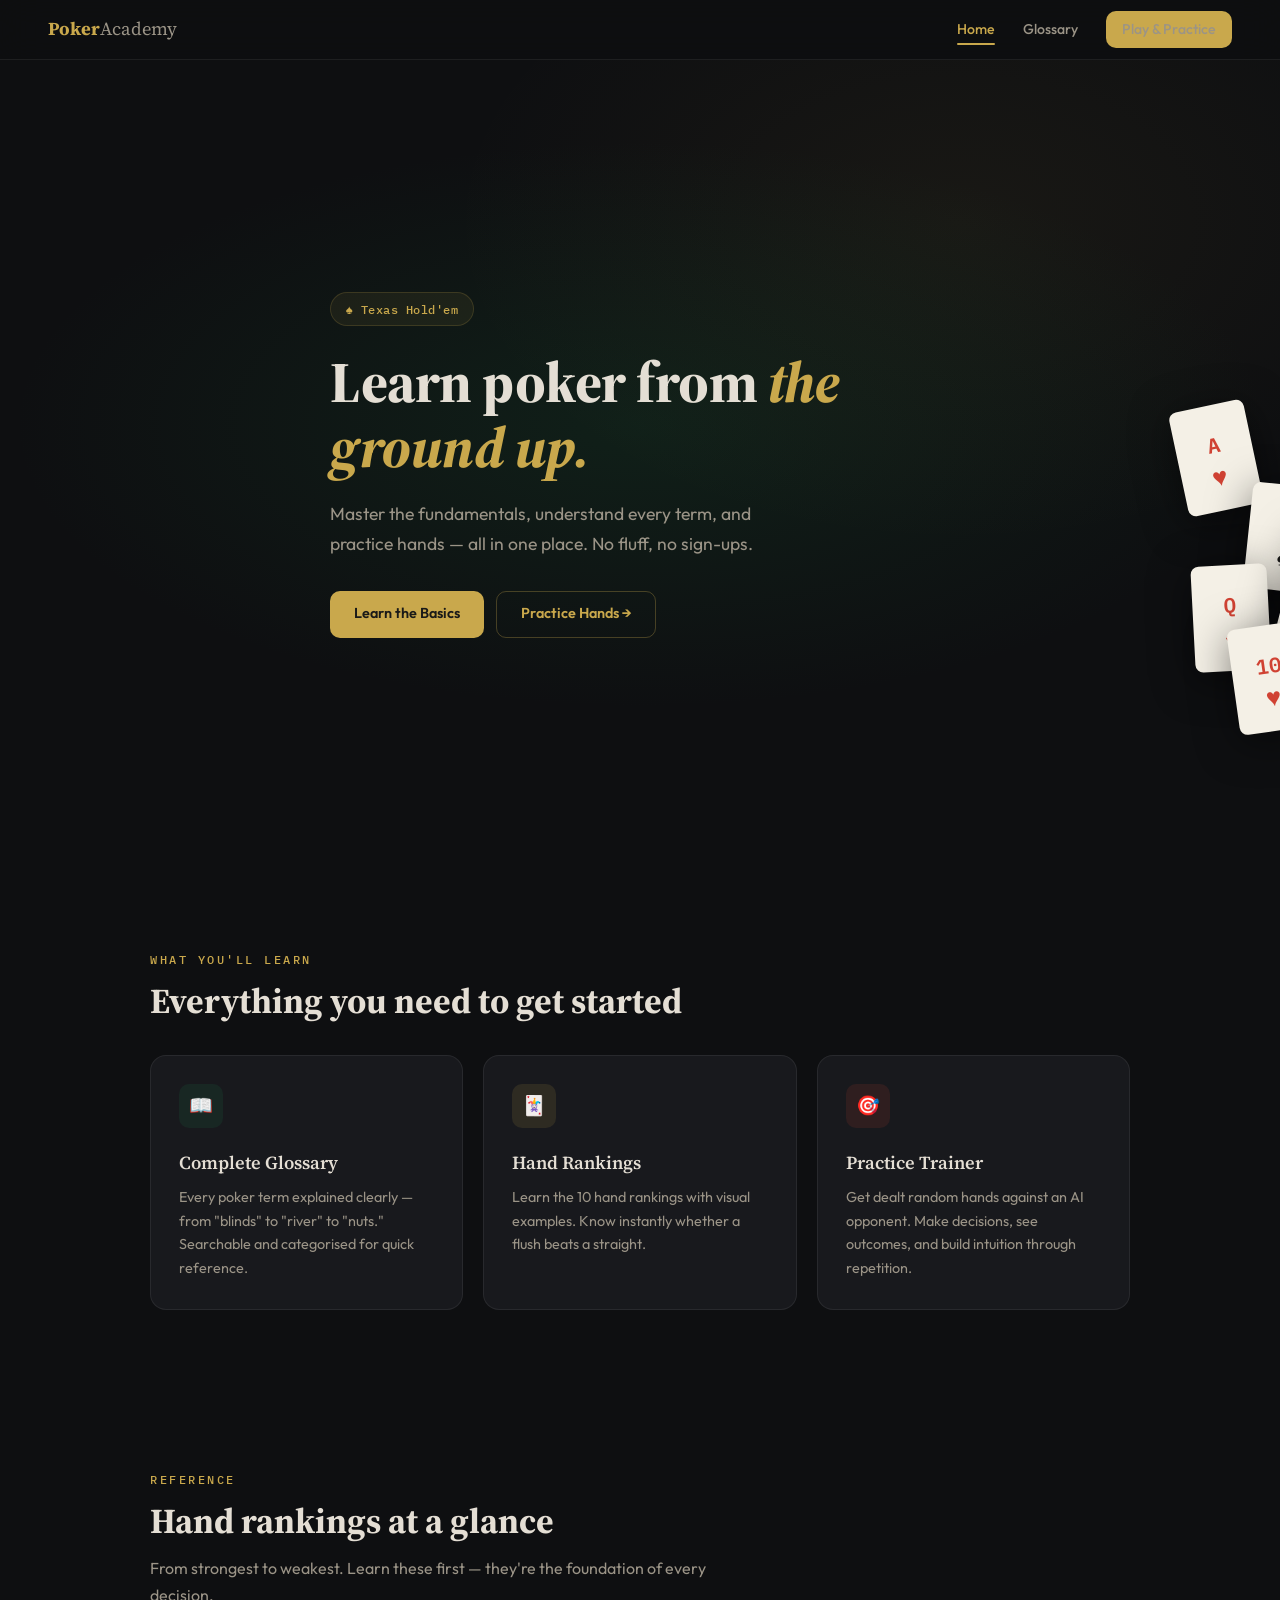
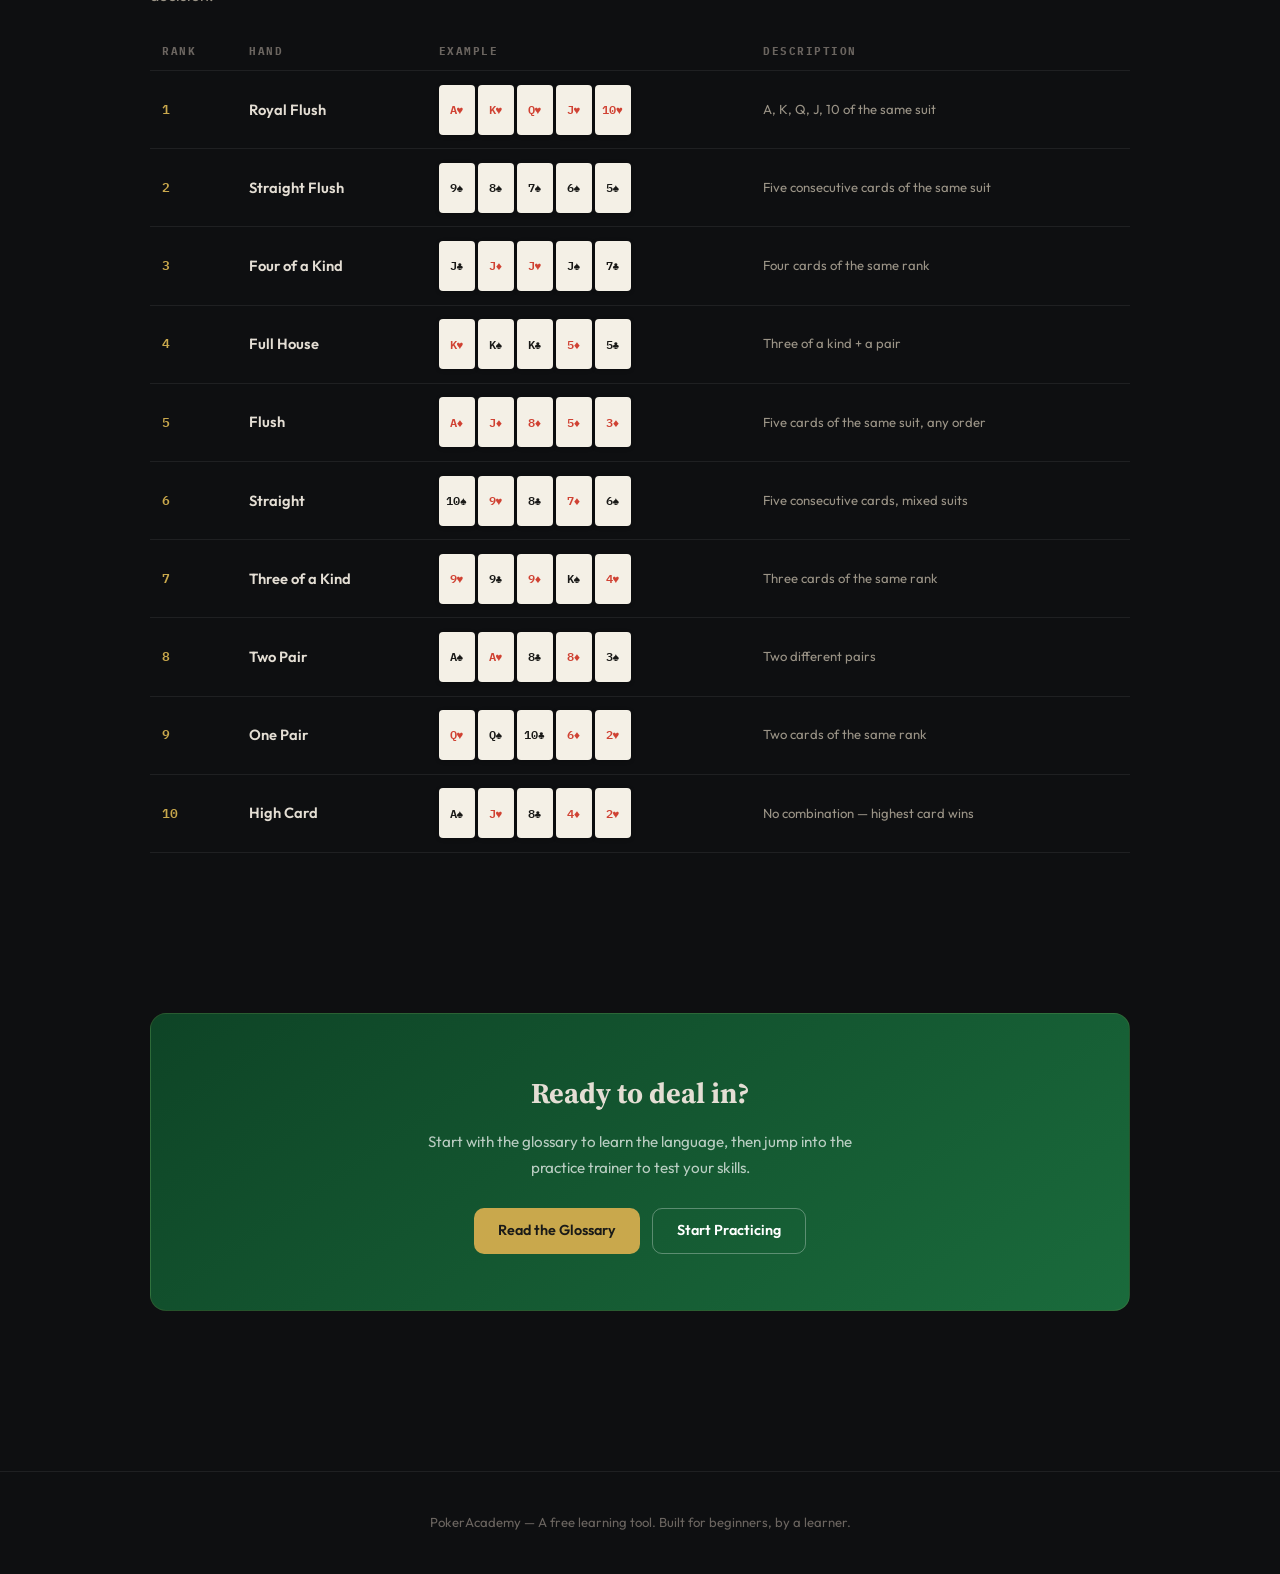
<file: index.html>
<!DOCTYPE html>
<html lang="en">
<head>
  <meta charset="UTF-8">
  <meta name="viewport" content="width=device-width, initial-scale=1.0">
  <title>Poker Academy — Learn Texas Hold'em</title>
  <link rel="stylesheet" href="style.css">
  <style>
    .hero {
      min-height: 90vh;
      display: flex;
      align-items: center;
      position: relative;
      overflow: hidden;
    }
    .hero::before {
      content: '';
      position: absolute;
      inset: 0;
      background:
        radial-gradient(ellipse 70% 50% at 50% 45%, rgba(26,107,60,0.18), transparent 70%),
        radial-gradient(ellipse 40% 40% at 75% 20%, rgba(201,168,76,0.06), transparent);
    }
    .hero-inner { position: relative; z-index: 1; max-width: 620px; }
    .hero-badge {
      display: inline-flex; align-items: center; gap: 0.5rem;
      padding: 0.35rem 0.9rem;
      background: rgba(201,168,76,0.08);
      border: 1px solid rgba(201,168,76,0.18);
      border-radius: 999px;
      font-size: 0.78rem; color: var(--gold); font-weight: 500;
      margin-bottom: 1.5rem;
      font-family: 'IBM Plex Mono', monospace; letter-spacing: 0.5px;
    }
    .hero h1 {
      font-family: 'Source Serif 4', serif;
      font-size: clamp(2.2rem, 5vw, 3.6rem);
      font-weight: 800; line-height: 1.12;
      margin-bottom: 1.25rem; letter-spacing: -0.5px;
    }
    .hero h1 em { font-style: italic; color: var(--gold); }
    .hero p { font-size: 1.1rem; color: var(--text-secondary); margin-bottom: 2rem; max-width: 480px; line-height: 1.7; }
    .hero-actions { display: flex; gap: 0.75rem; flex-wrap: wrap; }

    .hero-cards { position: absolute; right: 8%; top: 50%; transform: translateY(-50%); z-index: 1; }
    .float-card {
      width: 76px; height: 106px;
      background: var(--card-white); border-radius: 8px;
      display: flex; flex-direction: column; align-items: center; justify-content: center;
      font-family: 'IBM Plex Mono', monospace; font-size: 1.3rem; font-weight: 600;
      box-shadow: var(--shadow-lg); position: absolute;
    }
    .float-card .suit { font-size: 1.6rem; line-height: 1; margin-top: 2px; }
    .float-card:nth-child(1) { transform: rotate(-12deg); top: -60px; left: 0; color: var(--red); }
    .float-card:nth-child(2) { transform: rotate(6deg); top: 20px; left: 70px; color: #1a1a18; }
    .float-card:nth-child(3) { transform: rotate(-3deg); top: 100px; left: 15px; color: var(--red); }
    .float-card:nth-child(4) { transform: rotate(15deg); top: 70px; left: 110px; color: #1a1a18; }
    .float-card:nth-child(5) { transform: rotate(-8deg); top: 160px; left: 55px; color: var(--red); }
    @keyframes cardFloat { 0%,100%{transform:translateY(0) rotate(var(--r))} 50%{transform:translateY(-8px) rotate(var(--r))} }
    .float-card { animation: cardFloat 5s ease-in-out infinite; }
    .float-card:nth-child(1){--r:-12deg;animation-delay:0s}
    .float-card:nth-child(2){--r:6deg;animation-delay:.7s}
    .float-card:nth-child(3){--r:-3deg;animation-delay:1.4s}
    .float-card:nth-child(4){--r:15deg;animation-delay:2.1s}
    .float-card:nth-child(5){--r:-8deg;animation-delay:2.8s}

    .features { padding: 5rem 0; }
    .features-grid { display: grid; grid-template-columns: repeat(auto-fit, minmax(280px, 1fr)); gap: 1.25rem; margin-top: 2rem; }
    .feature-card .feature-icon { width: 44px; height: 44px; border-radius: var(--radius); display: flex; align-items: center; justify-content: center; font-size: 1.2rem; margin-bottom: 1.25rem; }
    .feature-card h3 { font-family: 'Source Serif 4', serif; font-size: 1.15rem; margin-bottom: 0.5rem; font-weight: 600; }
    .feature-card p { color: var(--text-secondary); font-size: 0.9rem; line-height: 1.65; }
    .icon-green { background: rgba(30,140,82,0.12); }
    .icon-gold { background: rgba(201,168,76,0.12); }
    .icon-red { background: rgba(208,66,51,0.12); }

    .quick-ranks { padding: 5rem 0; }
    .ranks-table { width: 100%; border-collapse: collapse; margin-top: 1.5rem; }
    .ranks-table th { text-align: left; padding: 0.6rem 0.75rem; font-family: 'IBM Plex Mono', monospace; font-size: 0.68rem; text-transform: uppercase; letter-spacing: 1.5px; color: var(--text-muted); border-bottom: 1px solid var(--border); }
    .ranks-table td { padding: 0.85rem 0.75rem; border-bottom: 1px solid var(--border); vertical-align: middle; }
    .ranks-table tr:hover td { background: rgba(255,255,255,0.02); }
    .rank-num { font-family: 'IBM Plex Mono', monospace; color: var(--gold); font-weight: 600; font-size: 0.82rem; }
    .rank-name { font-weight: 600; font-size: 0.92rem; }
    .rank-cards { display: flex; gap: 3px; }
    .rank-desc { color: var(--text-secondary); font-size: 0.82rem; }

    .cta-section { padding: 5rem 0; text-align: center; }
    .cta-box { background: linear-gradient(145deg, var(--felt-dark), var(--felt)); border: 1px solid rgba(201,168,76,0.12); border-radius: var(--radius-lg); padding: 3.5rem 2rem; }
    .cta-box h2 { font-family: 'Source Serif 4', serif; font-size: 1.8rem; margin-bottom: 0.75rem; font-weight: 700; }
    .cta-box p { color: rgba(255,255,255,0.7); max-width: 440px; margin: 0 auto 1.75rem; font-size: 0.95rem; }

    @media (max-width: 900px) { .hero-cards { display: none; } }
    @media (max-width: 768px) { .hide-mobile { display: none; } .mini-card { width: 28px; height: 40px; font-size: 0.6rem; } }
  </style>
</head>
<body>
<nav class="nav">
  <a href="index.html" class="nav-logo">Poker<span>Academy</span></a>
  <button class="hamburger" aria-label="Menu"><span></span><span></span><span></span></button>
  <div class="nav-links">
    <a href="index.html">Home</a>
    <a href="glossary.html">Glossary</a>
    <a href="play.html" class="btn btn-primary btn-sm">Play &amp; Practice</a>
  </div>
</nav>
<div class="page-top"></div>

<section class="hero">
  <div class="container">
    <div class="hero-inner">
      <div class="hero-badge">♠ Texas Hold'em</div>
      <h1>Learn poker from <em>the ground up.</em></h1>
      <p>Master the fundamentals, understand every term, and practice hands — all in one place. No fluff, no sign-ups.</p>
      <div class="hero-actions">
        <a href="glossary.html" class="btn btn-primary">Learn the Basics</a>
        <a href="play.html" class="btn btn-outline">Practice Hands →</a>
      </div>
    </div>
  </div>
  <div class="hero-cards" aria-hidden="true">
    <div class="float-card"><span>A</span><span class="suit">♥</span></div>
    <div class="float-card"><span>K</span><span class="suit">♠</span></div>
    <div class="float-card"><span>Q</span><span class="suit">♦</span></div>
    <div class="float-card"><span>J</span><span class="suit">♣</span></div>
    <div class="float-card"><span>10</span><span class="suit">♥</span></div>
  </div>
</section>

<section class="features"><div class="container">
  <div class="section-label">What you'll learn</div>
  <h2 class="section-title">Everything you need to get started</h2>
  <div class="features-grid">
    <div class="card feature-card"><div class="feature-icon icon-green">📖</div><h3>Complete Glossary</h3><p>Every poker term explained clearly — from "blinds" to "river" to "nuts." Searchable and categorised for quick reference.</p></div>
    <div class="card feature-card"><div class="feature-icon icon-gold">🃏</div><h3>Hand Rankings</h3><p>Learn the 10 hand rankings with visual examples. Know instantly whether a flush beats a straight.</p></div>
    <div class="card feature-card"><div class="feature-icon icon-red">🎯</div><h3>Practice Trainer</h3><p>Get dealt random hands against an AI opponent. Make decisions, see outcomes, and build intuition through repetition.</p></div>
  </div>
</div></section>

<section class="quick-ranks"><div class="container">
  <div class="section-label">Reference</div>
  <h2 class="section-title">Hand rankings at a glance</h2>
  <p class="section-desc">From strongest to weakest. Learn these first — they're the foundation of every decision.</p>
  <table class="ranks-table">
    <thead><tr><th>Rank</th><th>Hand</th><th>Example</th><th class="hide-mobile">Description</th></tr></thead>
    <tbody>
      <tr><td class="rank-num">1</td><td class="rank-name">Royal Flush</td><td><div class="rank-cards"><span class="mini-card red">A♥</span><span class="mini-card red">K♥</span><span class="mini-card red">Q♥</span><span class="mini-card red">J♥</span><span class="mini-card red">10♥</span></div></td><td class="rank-desc hide-mobile">A, K, Q, J, 10 of the same suit</td></tr>
      <tr><td class="rank-num">2</td><td class="rank-name">Straight Flush</td><td><div class="rank-cards"><span class="mini-card black">9♠</span><span class="mini-card black">8♠</span><span class="mini-card black">7♠</span><span class="mini-card black">6♠</span><span class="mini-card black">5♠</span></div></td><td class="rank-desc hide-mobile">Five consecutive cards of the same suit</td></tr>
      <tr><td class="rank-num">3</td><td class="rank-name">Four of a Kind</td><td><div class="rank-cards"><span class="mini-card black">J♣</span><span class="mini-card red">J♦</span><span class="mini-card red">J♥</span><span class="mini-card black">J♠</span><span class="mini-card black">7♣</span></div></td><td class="rank-desc hide-mobile">Four cards of the same rank</td></tr>
      <tr><td class="rank-num">4</td><td class="rank-name">Full House</td><td><div class="rank-cards"><span class="mini-card red">K♥</span><span class="mini-card black">K♠</span><span class="mini-card black">K♣</span><span class="mini-card red">5♦</span><span class="mini-card black">5♣</span></div></td><td class="rank-desc hide-mobile">Three of a kind + a pair</td></tr>
      <tr><td class="rank-num">5</td><td class="rank-name">Flush</td><td><div class="rank-cards"><span class="mini-card red">A♦</span><span class="mini-card red">J♦</span><span class="mini-card red">8♦</span><span class="mini-card red">5♦</span><span class="mini-card red">3♦</span></div></td><td class="rank-desc hide-mobile">Five cards of the same suit, any order</td></tr>
      <tr><td class="rank-num">6</td><td class="rank-name">Straight</td><td><div class="rank-cards"><span class="mini-card black">10♠</span><span class="mini-card red">9♥</span><span class="mini-card black">8♣</span><span class="mini-card red">7♦</span><span class="mini-card black">6♠</span></div></td><td class="rank-desc hide-mobile">Five consecutive cards, mixed suits</td></tr>
      <tr><td class="rank-num">7</td><td class="rank-name">Three of a Kind</td><td><div class="rank-cards"><span class="mini-card red">9♥</span><span class="mini-card black">9♣</span><span class="mini-card red">9♦</span><span class="mini-card black">K♠</span><span class="mini-card red">4♥</span></div></td><td class="rank-desc hide-mobile">Three cards of the same rank</td></tr>
      <tr><td class="rank-num">8</td><td class="rank-name">Two Pair</td><td><div class="rank-cards"><span class="mini-card black">A♠</span><span class="mini-card red">A♥</span><span class="mini-card black">8♣</span><span class="mini-card red">8♦</span><span class="mini-card black">3♠</span></div></td><td class="rank-desc hide-mobile">Two different pairs</td></tr>
      <tr><td class="rank-num">9</td><td class="rank-name">One Pair</td><td><div class="rank-cards"><span class="mini-card red">Q♥</span><span class="mini-card black">Q♠</span><span class="mini-card black">10♣</span><span class="mini-card red">6♦</span><span class="mini-card red">2♥</span></div></td><td class="rank-desc hide-mobile">Two cards of the same rank</td></tr>
      <tr><td class="rank-num">10</td><td class="rank-name">High Card</td><td><div class="rank-cards"><span class="mini-card black">A♠</span><span class="mini-card red">J♥</span><span class="mini-card black">8♣</span><span class="mini-card red">4♦</span><span class="mini-card red">2♥</span></div></td><td class="rank-desc hide-mobile">No combination — highest card wins</td></tr>
    </tbody>
  </table>
</div></section>

<section class="cta-section"><div class="container">
  <div class="cta-box">
    <h2>Ready to deal in?</h2>
    <p>Start with the glossary to learn the language, then jump into the practice trainer to test your skills.</p>
    <div style="display:flex;gap:.75rem;justify-content:center;flex-wrap:wrap;">
      <a href="glossary.html" class="btn btn-primary">Read the Glossary</a>
      <a href="play.html" class="btn btn-outline" style="border-color:rgba(255,255,255,.3);color:#fff;">Start Practicing</a>
    </div>
  </div>
</div></section>

<footer class="footer"><div class="container"><p>PokerAcademy — A free learning tool. Built for beginners, by a learner.</p></div></footer>
<script src="nav.js"></script>
</body>
</html>
</file>
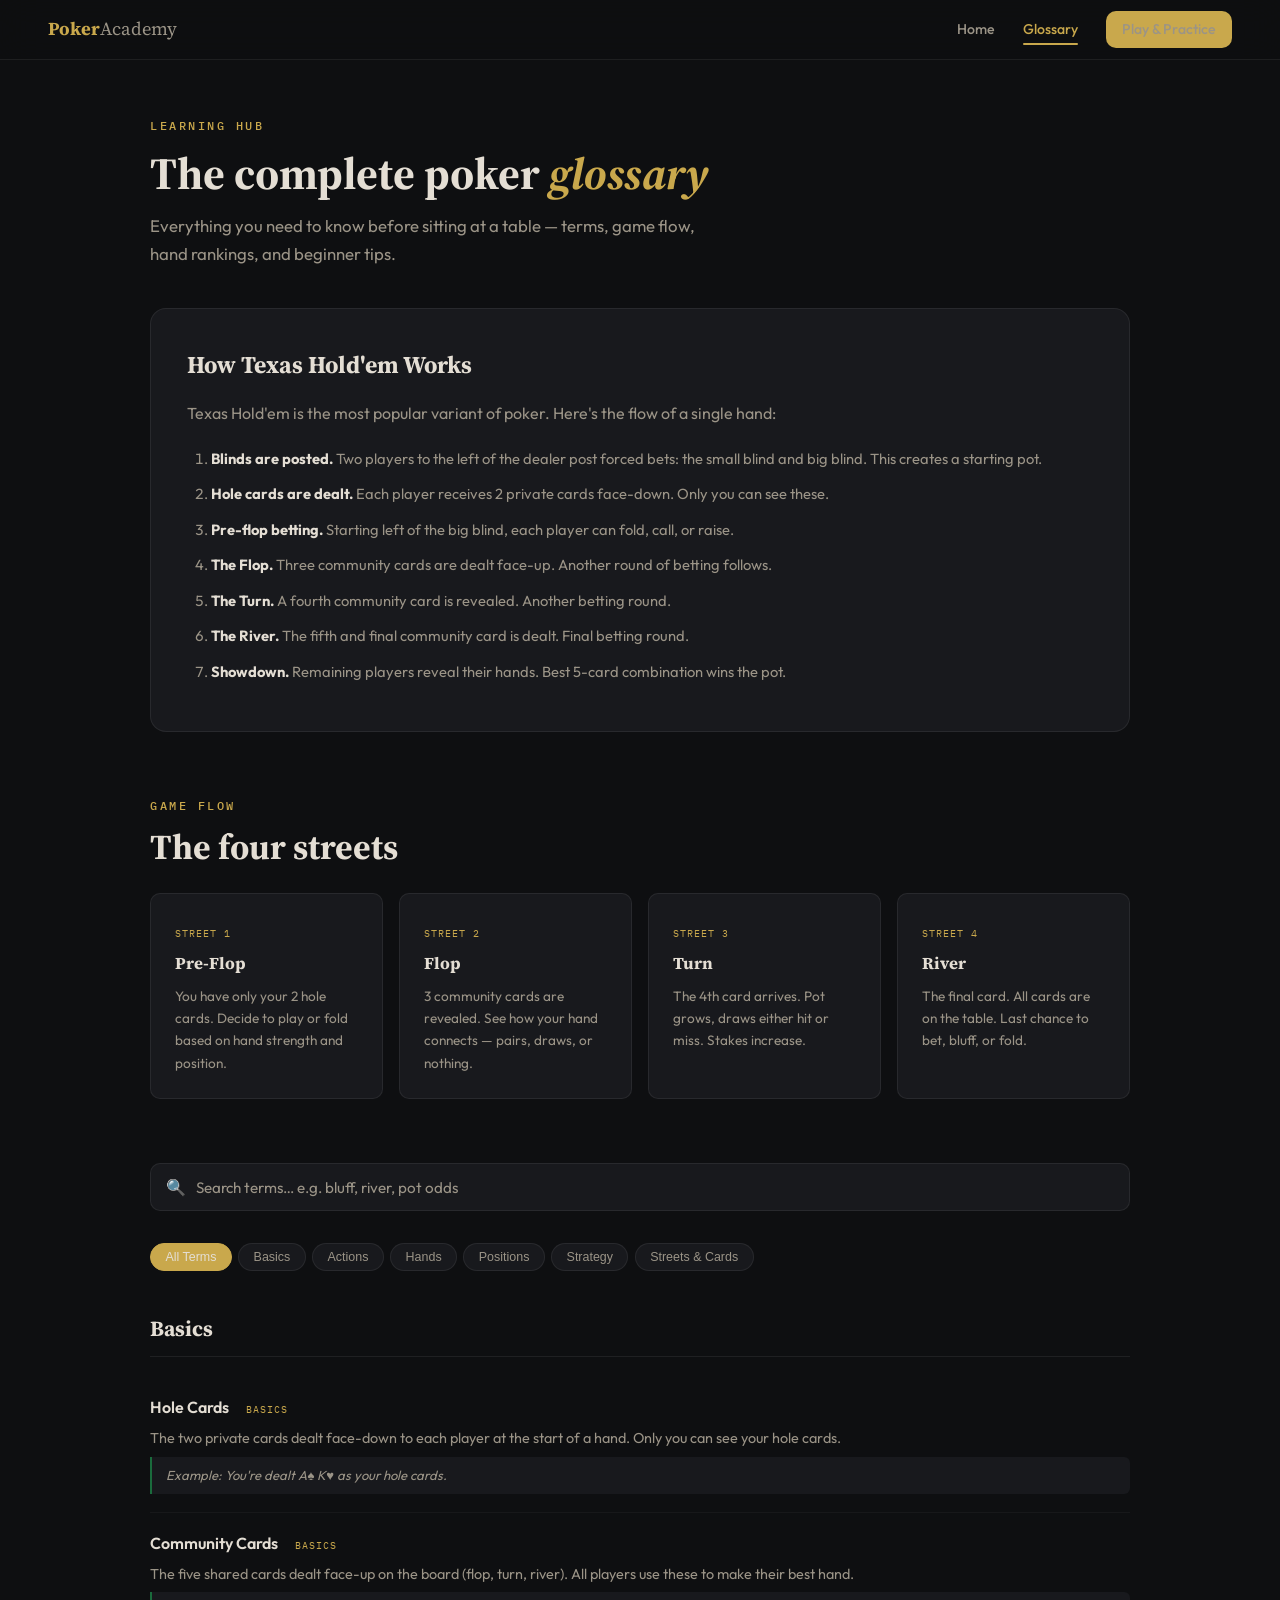
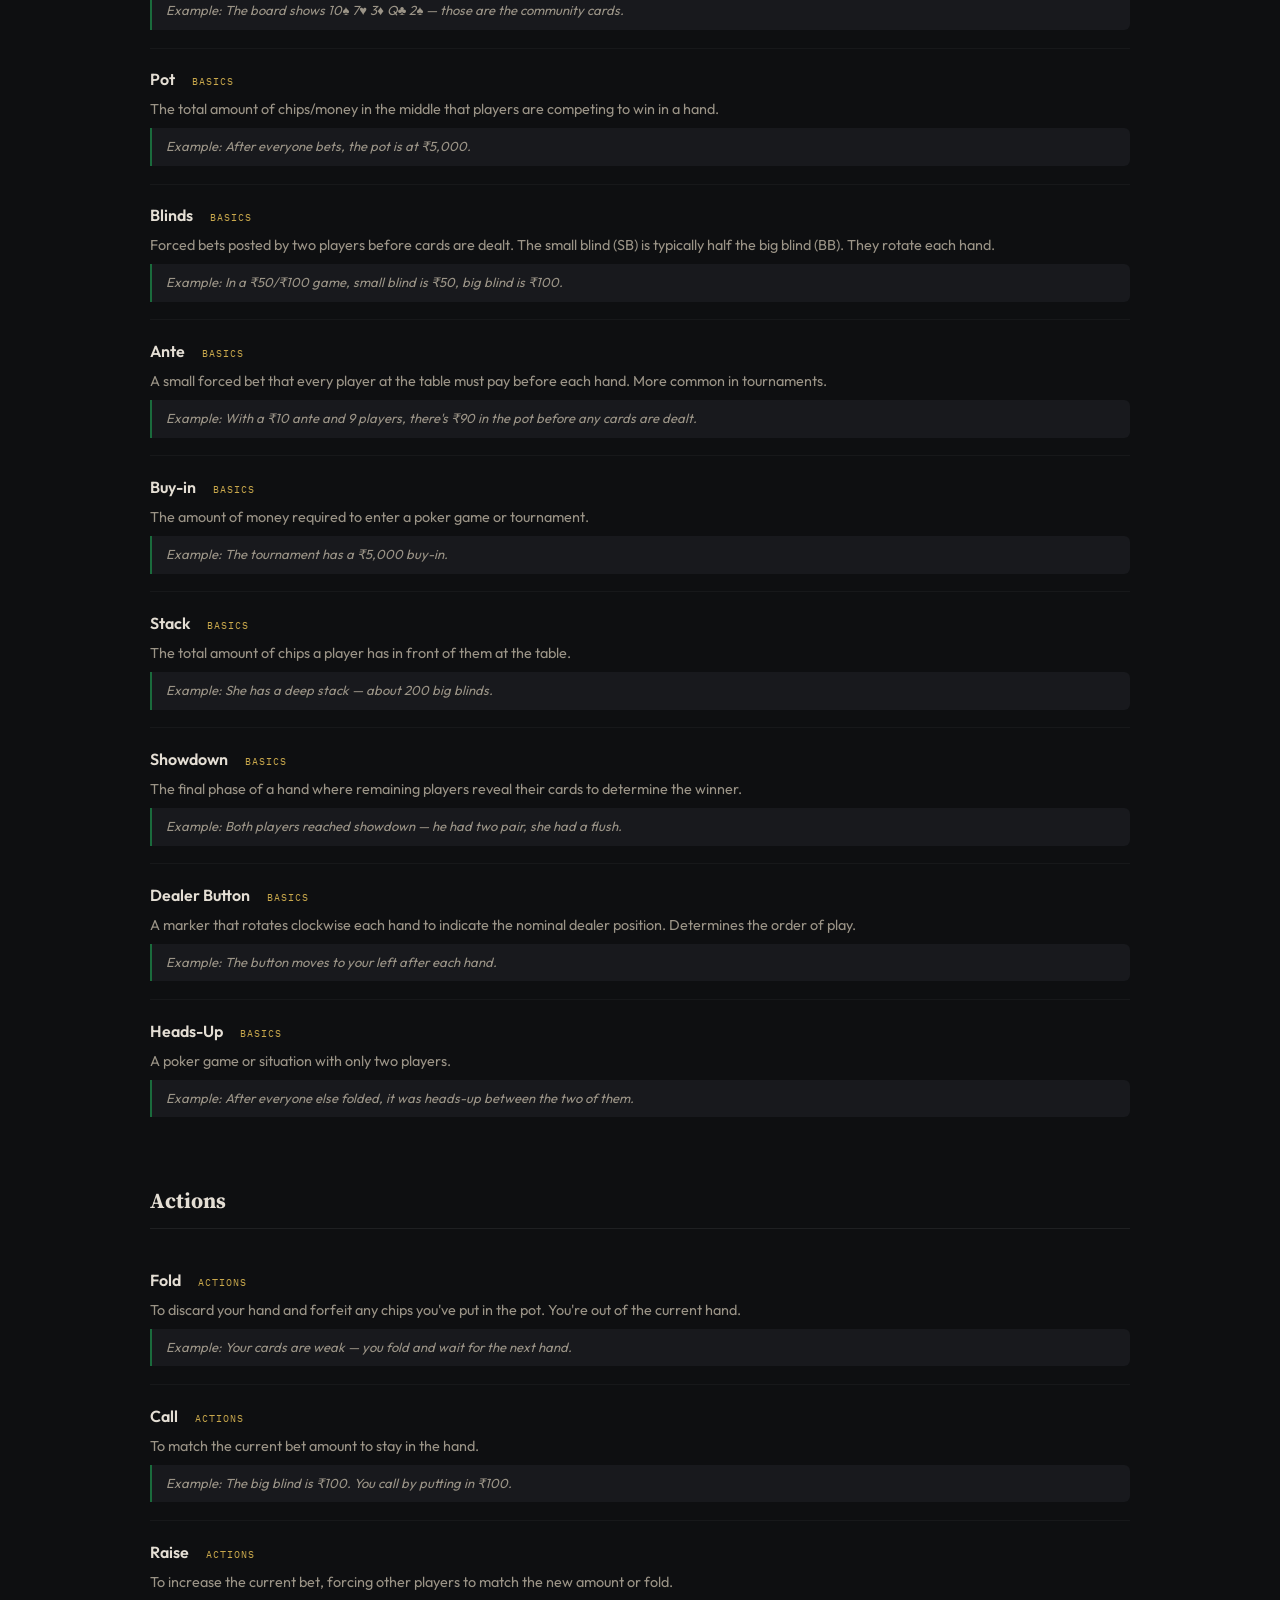
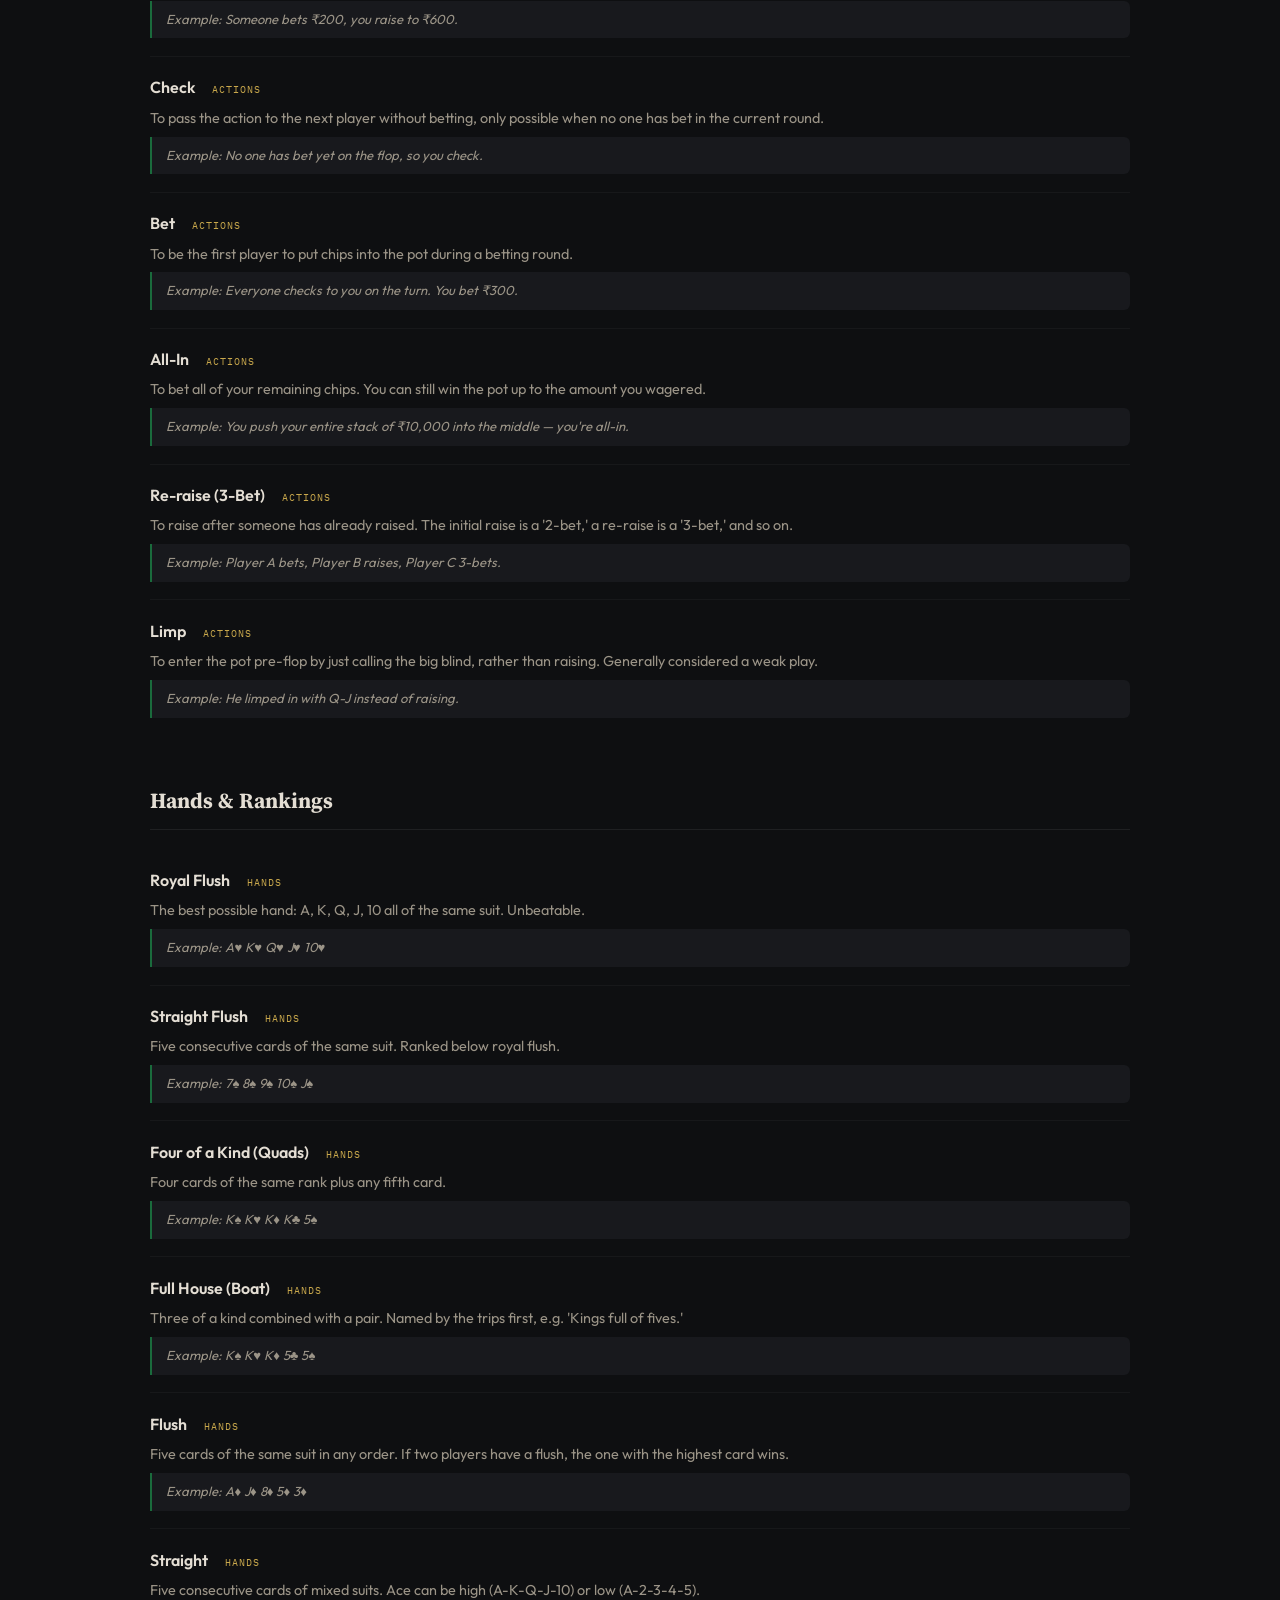
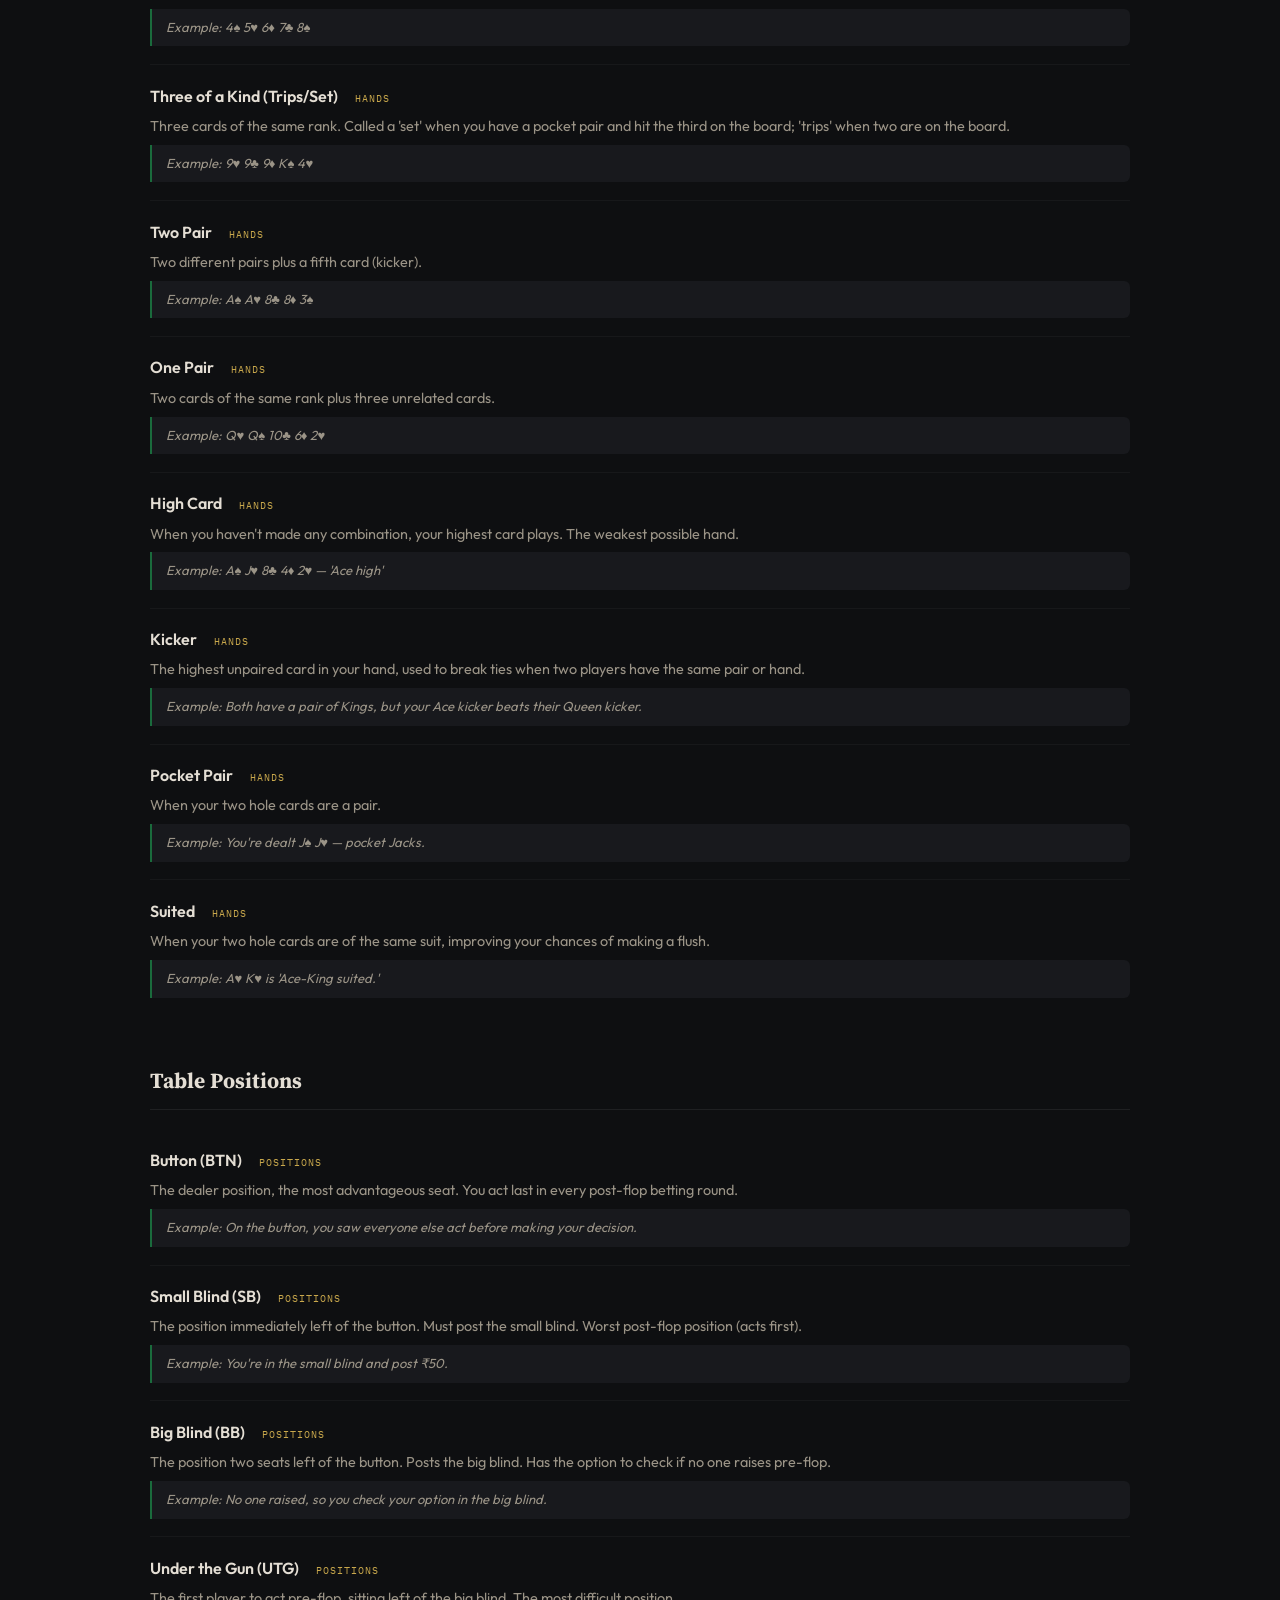
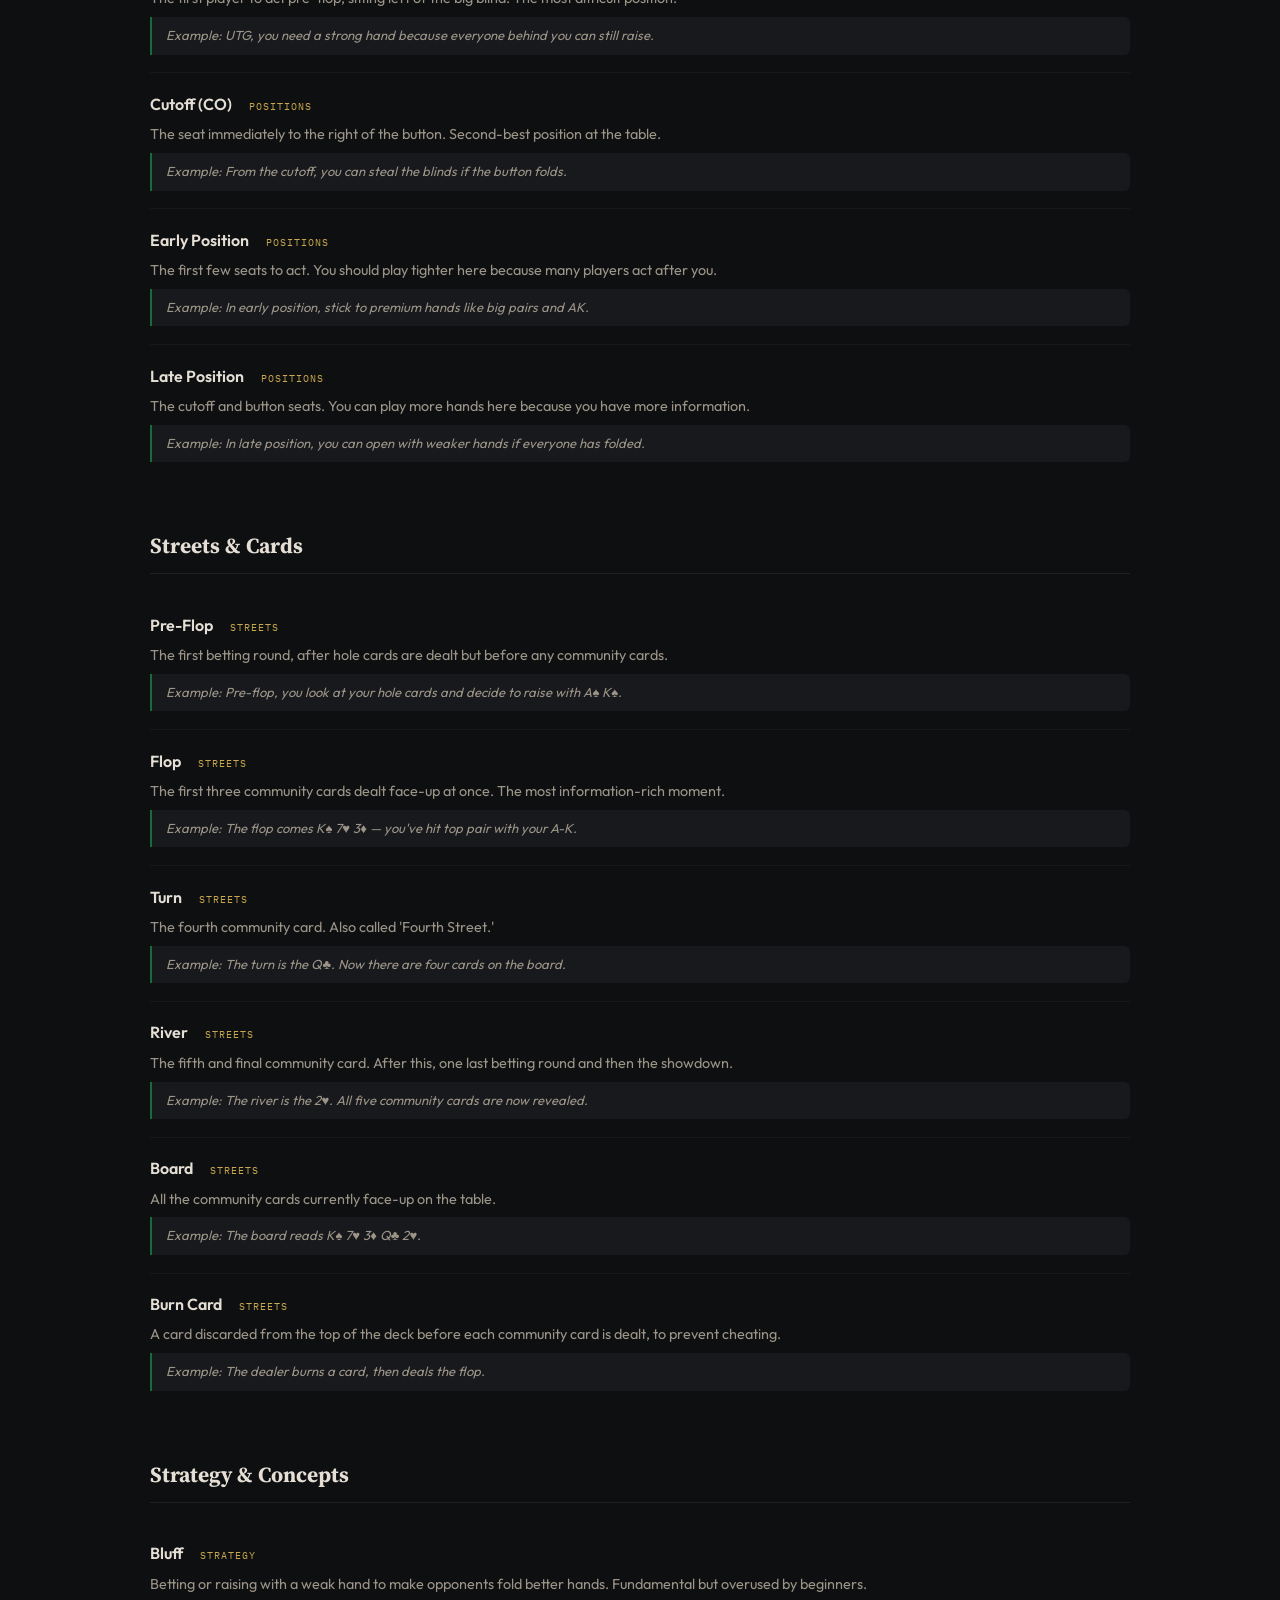
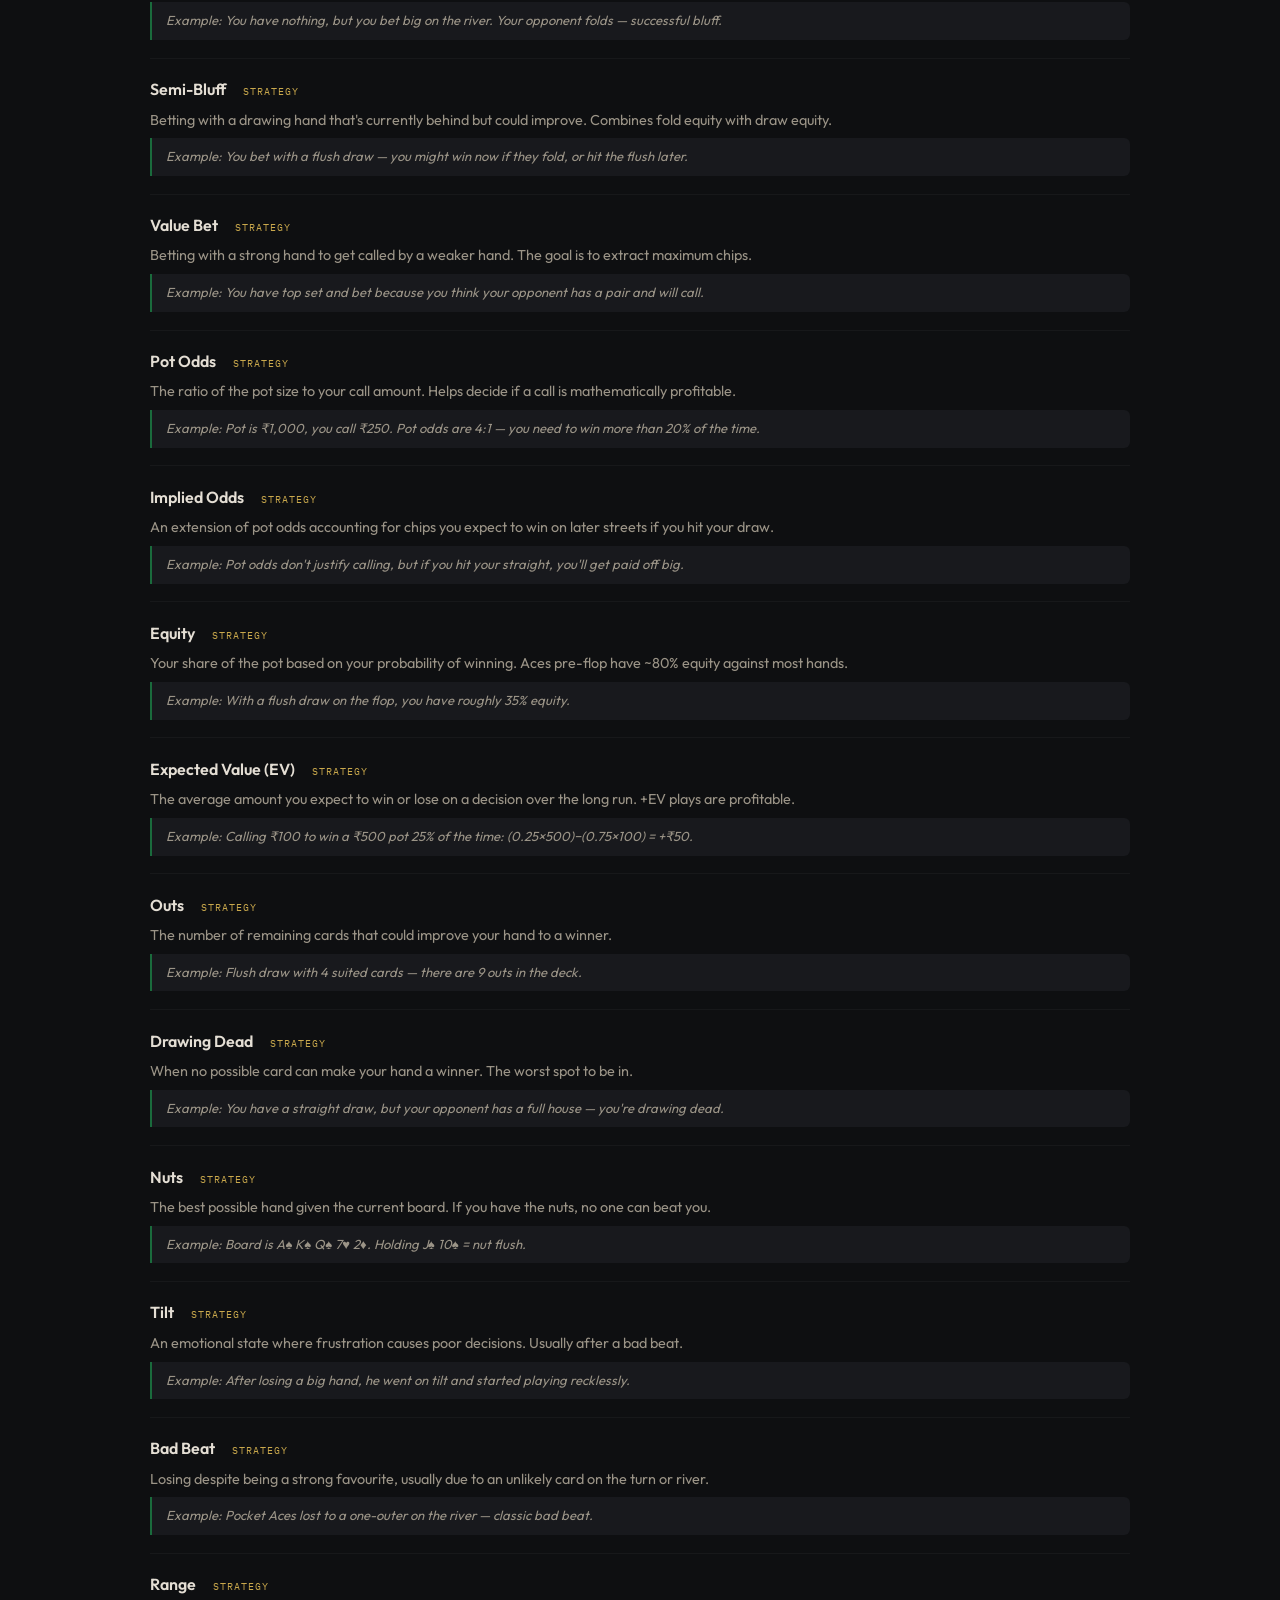
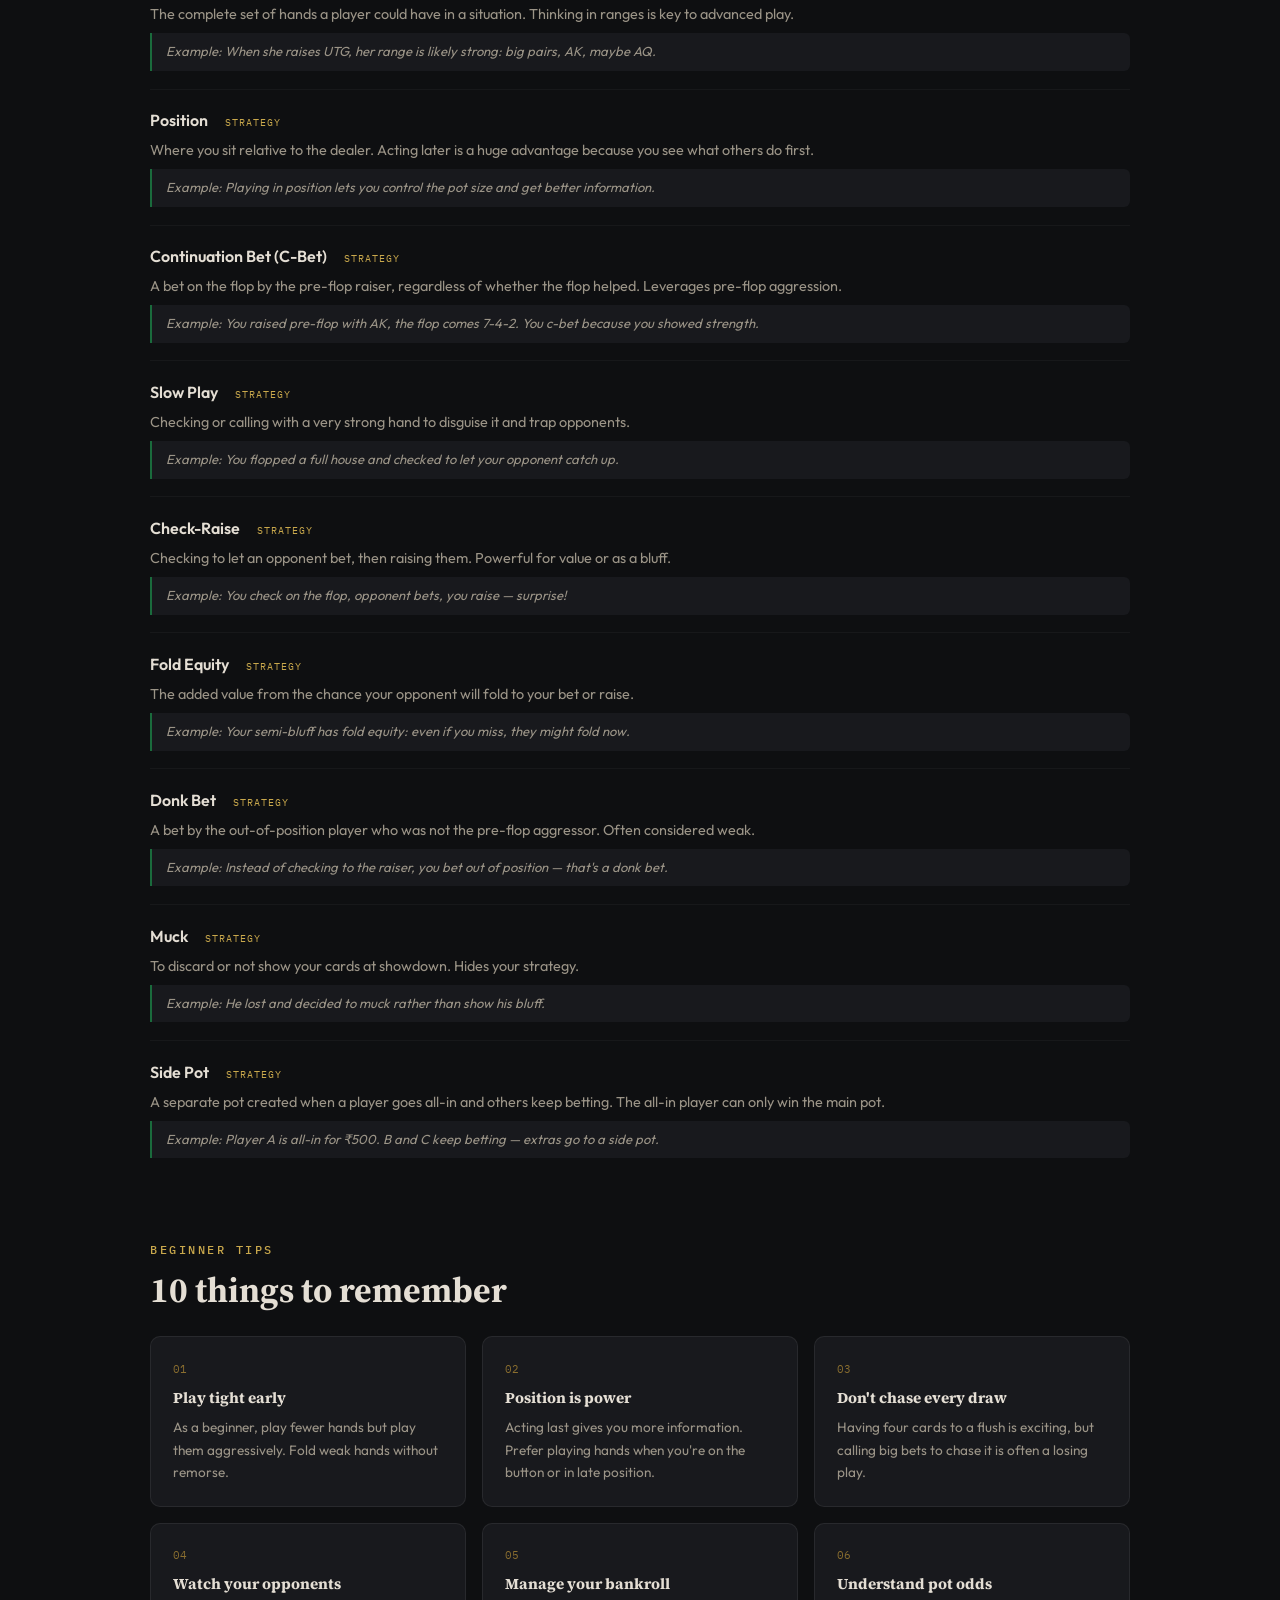
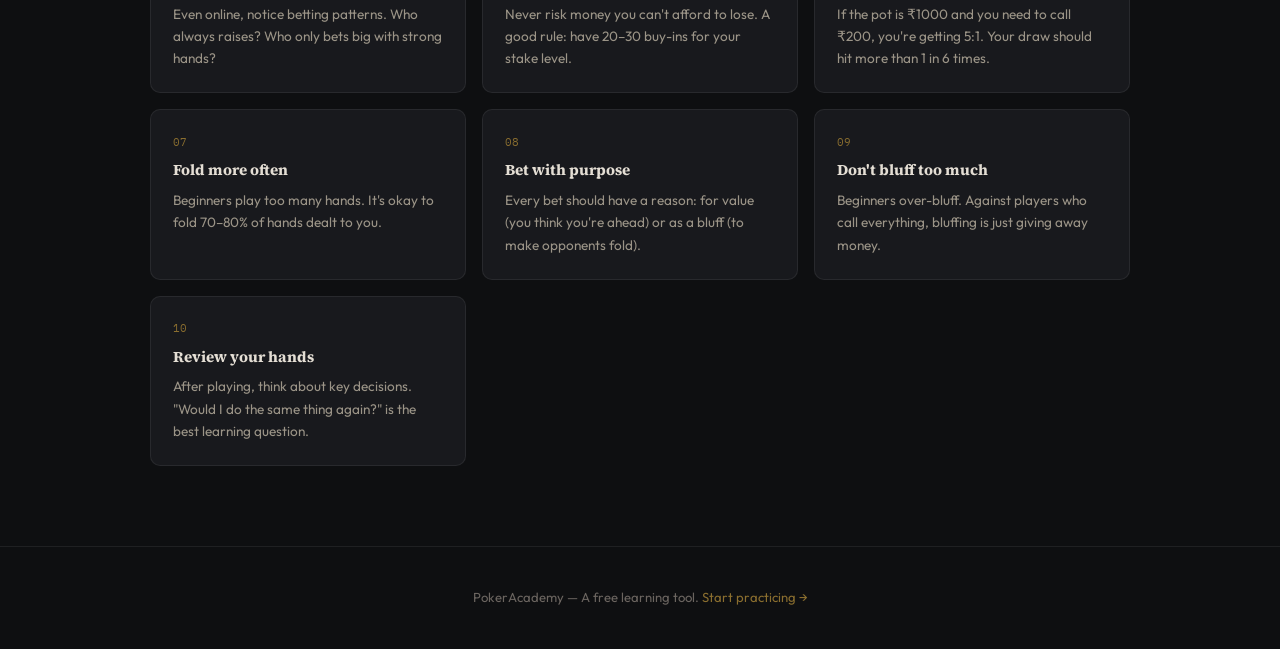
<file: glossary.html>
<!DOCTYPE html>
<html lang="en">
<head>
  <meta charset="UTF-8">
  <meta name="viewport" content="width=device-width, initial-scale=1.0">
  <title>Poker Glossary — Every Term Explained</title>
  <link rel="stylesheet" href="style.css">
  <style>
    .glossary-hero { padding: 3.5rem 0 2.5rem; }
    .glossary-hero h1 {
      font-family: 'Source Serif 4', serif;
      font-size: clamp(1.8rem, 4vw, 2.8rem);
      font-weight: 700;
      margin-bottom: 0.6rem;
      line-height: 1.3;
    }
    .glossary-hero h1 em { font-style: italic; color: var(--gold); }
    .glossary-hero p { color: var(--text-secondary); font-size: 1.05rem; max-width: 560px; }

    /* ── SEARCH ── */
    .search-bar { margin: 2rem 0; position: relative; }
    .search-bar input {
      width: 100%;
      padding: 0.85rem 1.2rem 0.85rem 2.8rem;
      background: var(--surface);
      border: 1px solid var(--border);
      border-radius: var(--radius);
      color: var(--text);
      font-family: 'Outfit', sans-serif;
      font-size: 0.95rem;
      outline: none;
      transition: border-color var(--transition);
    }
    .search-bar input:focus { border-color: var(--gold-dim); }
    .search-bar input::placeholder { color: var(--text-secondary); }
    .search-icon {
      position: absolute; left: 1rem; top: 50%;
      transform: translateY(-50%);
      color: var(--text-secondary); font-size: 1rem;
    }

    /* ── CATEGORY TABS ── */
    .cat-tabs { display: flex; gap: 0.4rem; flex-wrap: wrap; margin-bottom: 2.5rem; }
    .cat-tab {
      padding: 0.35rem 0.9rem;
      background: var(--surface);
      border: 1px solid var(--border);
      border-radius: 999px;
      font-size: 0.78rem;
      font-weight: 500;
      color: var(--text-secondary);
      cursor: pointer;
      transition: all var(--transition);
    }
    .cat-tab:hover { border-color: var(--border-hover); color: var(--text); }
    .cat-tab.active { background: var(--gold); color: var(--black); border-color: var(--gold); }

    /* ── GAME FLOW ── */
    .flow-section { margin-bottom: 4rem; }
    .flow-steps {
      display: grid;
      grid-template-columns: repeat(auto-fit, minmax(200px, 1fr));
      gap: 1rem;
      margin-top: 1.5rem;
    }
    .flow-step {
      background: var(--surface);
      border: 1px solid var(--border);
      border-radius: var(--radius);
      padding: 1.5rem;
    }
    .flow-step::before {
      content: attr(data-step);
      font-family: 'IBM Plex Mono', monospace;
      font-size: 0.65rem;
      color: var(--gold);
      text-transform: uppercase;
      letter-spacing: 1px;
    }
    .flow-step h4 {
      font-family: 'Source Serif 4', serif;
      font-size: 1.05rem;
      margin: 0.4rem 0;
      font-weight: 700;
    }
    .flow-step p { color: var(--text-secondary); font-size: 0.85rem; }

    /* ── TERMS ── */
    .terms-section { margin-bottom: 3rem; }
    .terms-section h2 {
      font-family: 'Source Serif 4', serif;
      font-size: 1.35rem;
      margin-bottom: 1.25rem;
      padding-bottom: 0.6rem;
      border-bottom: 1px solid var(--border);
      font-weight: 700;
    }
    .term-card {
      padding: 1.1rem 0;
      border-bottom: 1px solid rgba(255,255,255,0.04);
    }
    .term-card:last-child { border-bottom: none; }
    .term-header {
      display: flex;
      align-items: baseline;
      gap: 0.6rem;
      margin-bottom: 0.3rem;
    }
    .term-name { font-weight: 600; font-size: 1rem; color: var(--text); }
    .term-tag {
      font-family: 'IBM Plex Mono', monospace;
      font-size: 0.6rem;
      text-transform: uppercase;
      letter-spacing: 1px;
      padding: 0.12rem 0.45rem;
      border-radius: 4px;
      background: var(--gold-faint);
      color: var(--gold);
    }
    .term-def { color: var(--text-secondary); font-size: 0.9rem; line-height: 1.7; }
    .term-example {
      margin-top: 0.4rem;
      padding: 0.5rem 0.9rem;
      background: var(--surface);
      border-left: 2px solid var(--felt);
      border-radius: 0 6px 6px 0;
      font-size: 0.82rem;
      color: var(--text-secondary);
      font-style: italic;
    }

    .no-results {
      text-align: center;
      padding: 3rem;
      color: var(--text-secondary);
      display: none;
    }

    /* ── HOW TO PLAY ── */
    .how-section {
      margin-bottom: 4rem;
      padding: 2.25rem;
      background: var(--surface);
      border: 1px solid var(--border);
      border-radius: var(--radius-lg);
    }
    .how-section h2 {
      font-family: 'Source Serif 4', serif;
      font-size: 1.5rem;
      margin-bottom: 1rem;
      font-weight: 700;
    }
    .how-section ol { padding-left: 1.5rem; color: var(--text-secondary); }
    .how-section li { margin-bottom: 0.7rem; font-size: 0.92rem; }
    .how-section li strong { color: var(--text); }

    /* ── TIPS ── */
    .tips-grid {
      display: grid;
      grid-template-columns: repeat(auto-fit, minmax(250px, 1fr));
      gap: 1rem;
      margin-top: 1.5rem;
    }
    .tip-card {
      background: var(--surface);
      border: 1px solid var(--border);
      border-radius: var(--radius);
      padding: 1.4rem;
      transition: border-color var(--transition);
    }
    .tip-card:hover { border-color: var(--border-hover); }
    .tip-card h4 {
      font-family: 'Source Serif 4', serif;
      margin-bottom: 0.4rem;
      font-size: 0.95rem;
      font-weight: 700;
    }
    .tip-card p { color: var(--text-secondary); font-size: 0.85rem; }
    .tip-num {
      font-family: 'IBM Plex Mono', monospace;
      color: var(--gold-dim);
      font-size: 0.7rem;
      margin-bottom: 0.4rem;
      display: block;
    }
  </style>
</head>
<body>

<nav class="nav">
  <a href="index.html" class="nav-logo">Poker<span>Academy</span></a>
  <button class="hamburger" aria-label="Menu"><span></span><span></span><span></span></button>
  <div class="nav-links">
    <a href="index.html">Home</a>
    <a href="glossary.html">Glossary</a>
    <a href="play.html" class="btn btn-primary btn-sm">Play &amp; Practice</a>
  </div>
</nav>

<div class="page-top"></div>

<div class="container">

  <section class="glossary-hero">
    <div class="section-label">Learning Hub</div>
    <h1>The complete poker <em>glossary</em></h1>
    <p>Everything you need to know before sitting at a table — terms, game flow, hand rankings, and beginner tips.</p>
  </section>

  <!-- HOW TO PLAY -->
  <section class="how-section" id="how-to-play">
    <h2>How Texas Hold'em Works</h2>
    <p style="color:var(--text-secondary);margin-bottom:1.25rem;">Texas Hold'em is the most popular variant of poker. Here's the flow of a single hand:</p>
    <ol>
      <li><strong>Blinds are posted.</strong> Two players to the left of the dealer post forced bets: the small blind and big blind. This creates a starting pot.</li>
      <li><strong>Hole cards are dealt.</strong> Each player receives 2 private cards face-down. Only you can see these.</li>
      <li><strong>Pre-flop betting.</strong> Starting left of the big blind, each player can fold, call, or raise.</li>
      <li><strong>The Flop.</strong> Three community cards are dealt face-up. Another round of betting follows.</li>
      <li><strong>The Turn.</strong> A fourth community card is revealed. Another betting round.</li>
      <li><strong>The River.</strong> The fifth and final community card is dealt. Final betting round.</li>
      <li><strong>Showdown.</strong> Remaining players reveal their hands. Best 5-card combination wins the pot.</li>
    </ol>
  </section>

  <!-- GAME FLOW VISUAL -->
  <section class="flow-section">
    <div class="section-label">Game flow</div>
    <h2 class="section-title">The four streets</h2>
    <div class="flow-steps">
      <div class="flow-step" data-step="Street 1">
        <h4>Pre-Flop</h4>
        <p>You have only your 2 hole cards. Decide to play or fold based on hand strength and position.</p>
      </div>
      <div class="flow-step" data-step="Street 2">
        <h4>Flop</h4>
        <p>3 community cards are revealed. See how your hand connects — pairs, draws, or nothing.</p>
      </div>
      <div class="flow-step" data-step="Street 3">
        <h4>Turn</h4>
        <p>The 4th card arrives. Pot grows, draws either hit or miss. Stakes increase.</p>
      </div>
      <div class="flow-step" data-step="Street 4">
        <h4>River</h4>
        <p>The final card. All cards are on the table. Last chance to bet, bluff, or fold.</p>
      </div>
    </div>
  </section>

  <!-- SEARCH -->
  <div class="search-bar">
    <span class="search-icon">🔍</span>
    <input type="text" id="searchInput" placeholder="Search terms… e.g. bluff, river, pot odds">
  </div>

  <div class="cat-tabs" id="catTabs">
    <button class="cat-tab active" data-cat="all">All Terms</button>
    <button class="cat-tab" data-cat="basics">Basics</button>
    <button class="cat-tab" data-cat="actions">Actions</button>
    <button class="cat-tab" data-cat="hands">Hands</button>
    <button class="cat-tab" data-cat="positions">Positions</button>
    <button class="cat-tab" data-cat="strategy">Strategy</button>
    <button class="cat-tab" data-cat="streets">Streets &amp; Cards</button>
  </div>

  <div id="termsContainer"></div>
  <div class="no-results" id="noResults">No matching terms found. Try a different search.</div>

  <!-- BEGINNER TIPS -->
  <section style="margin-top:4rem;">
    <div class="section-label">Beginner tips</div>
    <h2 class="section-title">10 things to remember</h2>
    <div class="tips-grid">
      <div class="tip-card"><span class="tip-num">01</span><h4>Play tight early</h4><p>As a beginner, play fewer hands but play them aggressively. Fold weak hands without remorse.</p></div>
      <div class="tip-card"><span class="tip-num">02</span><h4>Position is power</h4><p>Acting last gives you more information. Prefer playing hands when you're on the button or in late position.</p></div>
      <div class="tip-card"><span class="tip-num">03</span><h4>Don't chase every draw</h4><p>Having four cards to a flush is exciting, but calling big bets to chase it is often a losing play.</p></div>
      <div class="tip-card"><span class="tip-num">04</span><h4>Watch your opponents</h4><p>Even online, notice betting patterns. Who always raises? Who only bets big with strong hands?</p></div>
      <div class="tip-card"><span class="tip-num">05</span><h4>Manage your bankroll</h4><p>Never risk money you can't afford to lose. A good rule: have 20–30 buy-ins for your stake level.</p></div>
      <div class="tip-card"><span class="tip-num">06</span><h4>Understand pot odds</h4><p>If the pot is ₹1000 and you need to call ₹200, you're getting 5:1. Your draw should hit more than 1 in 6 times.</p></div>
      <div class="tip-card"><span class="tip-num">07</span><h4>Fold more often</h4><p>Beginners play too many hands. It's okay to fold 70–80% of hands dealt to you.</p></div>
      <div class="tip-card"><span class="tip-num">08</span><h4>Bet with purpose</h4><p>Every bet should have a reason: for value (you think you're ahead) or as a bluff (to make opponents fold).</p></div>
      <div class="tip-card"><span class="tip-num">09</span><h4>Don't bluff too much</h4><p>Beginners over-bluff. Against players who call everything, bluffing is just giving away money.</p></div>
      <div class="tip-card"><span class="tip-num">10</span><h4>Review your hands</h4><p>After playing, think about key decisions. "Would I do the same thing again?" is the best learning question.</p></div>
    </div>
  </section>

</div>

<footer class="footer">
  <div class="container">
    <p>PokerAcademy — A free learning tool. <a href="play.html">Start practicing →</a></p>
  </div>
</footer>

<script src="nav.js"></script>
<script>
const TERMS = [
  // BASICS
  { term: "Hole Cards", cat: "basics", def: "The two private cards dealt face-down to each player at the start of a hand. Only you can see your hole cards.", example: "You're dealt A♠ K♥ as your hole cards." },
  { term: "Community Cards", cat: "basics", def: "The five shared cards dealt face-up on the board (flop, turn, river). All players use these to make their best hand.", example: "The board shows 10♠ 7♥ 3♦ Q♣ 2♠ — those are the community cards." },
  { term: "Pot", cat: "basics", def: "The total amount of chips/money in the middle that players are competing to win in a hand.", example: "After everyone bets, the pot is at ₹5,000." },
  { term: "Blinds", cat: "basics", def: "Forced bets posted by two players before cards are dealt. The small blind (SB) is typically half the big blind (BB). They rotate each hand.", example: "In a ₹50/₹100 game, small blind is ₹50, big blind is ₹100." },
  { term: "Ante", cat: "basics", def: "A small forced bet that every player at the table must pay before each hand. More common in tournaments.", example: "With a ₹10 ante and 9 players, there's ₹90 in the pot before any cards are dealt." },
  { term: "Buy-in", cat: "basics", def: "The amount of money required to enter a poker game or tournament.", example: "The tournament has a ₹5,000 buy-in." },
  { term: "Stack", cat: "basics", def: "The total amount of chips a player has in front of them at the table.", example: "She has a deep stack — about 200 big blinds." },
  { term: "Showdown", cat: "basics", def: "The final phase of a hand where remaining players reveal their cards to determine the winner.", example: "Both players reached showdown — he had two pair, she had a flush." },
  { term: "Dealer Button", cat: "basics", def: "A marker that rotates clockwise each hand to indicate the nominal dealer position. Determines the order of play.", example: "The button moves to your left after each hand." },
  { term: "Heads-Up", cat: "basics", def: "A poker game or situation with only two players.", example: "After everyone else folded, it was heads-up between the two of them." },

  // ACTIONS
  { term: "Fold", cat: "actions", def: "To discard your hand and forfeit any chips you've put in the pot. You're out of the current hand.", example: "Your cards are weak — you fold and wait for the next hand." },
  { term: "Call", cat: "actions", def: "To match the current bet amount to stay in the hand.", example: "The big blind is ₹100. You call by putting in ₹100." },
  { term: "Raise", cat: "actions", def: "To increase the current bet, forcing other players to match the new amount or fold.", example: "Someone bets ₹200, you raise to ₹600." },
  { term: "Check", cat: "actions", def: "To pass the action to the next player without betting, only possible when no one has bet in the current round.", example: "No one has bet yet on the flop, so you check." },
  { term: "Bet", cat: "actions", def: "To be the first player to put chips into the pot during a betting round.", example: "Everyone checks to you on the turn. You bet ₹300." },
  { term: "All-In", cat: "actions", def: "To bet all of your remaining chips. You can still win the pot up to the amount you wagered.", example: "You push your entire stack of ₹10,000 into the middle — you're all-in." },
  { term: "Re-raise (3-Bet)", cat: "actions", def: "To raise after someone has already raised. The initial raise is a '2-bet,' a re-raise is a '3-bet,' and so on.", example: "Player A bets, Player B raises, Player C 3-bets." },
  { term: "Limp", cat: "actions", def: "To enter the pot pre-flop by just calling the big blind, rather than raising. Generally considered a weak play.", example: "He limped in with Q-J instead of raising." },

  // HANDS
  { term: "Royal Flush", cat: "hands", def: "The best possible hand: A, K, Q, J, 10 all of the same suit. Unbeatable.", example: "A♥ K♥ Q♥ J♥ 10♥" },
  { term: "Straight Flush", cat: "hands", def: "Five consecutive cards of the same suit. Ranked below royal flush.", example: "7♠ 8♠ 9♠ 10♠ J♠" },
  { term: "Four of a Kind (Quads)", cat: "hands", def: "Four cards of the same rank plus any fifth card.", example: "K♠ K♥ K♦ K♣ 5♠" },
  { term: "Full House (Boat)", cat: "hands", def: "Three of a kind combined with a pair. Named by the trips first, e.g. 'Kings full of fives.'", example: "K♠ K♥ K♦ 5♣ 5♠" },
  { term: "Flush", cat: "hands", def: "Five cards of the same suit in any order. If two players have a flush, the one with the highest card wins.", example: "A♦ J♦ 8♦ 5♦ 3♦" },
  { term: "Straight", cat: "hands", def: "Five consecutive cards of mixed suits. Ace can be high (A-K-Q-J-10) or low (A-2-3-4-5).", example: "4♠ 5♥ 6♦ 7♣ 8♠" },
  { term: "Three of a Kind (Trips/Set)", cat: "hands", def: "Three cards of the same rank. Called a 'set' when you have a pocket pair and hit the third on the board; 'trips' when two are on the board.", example: "9♥ 9♣ 9♦ K♠ 4♥" },
  { term: "Two Pair", cat: "hands", def: "Two different pairs plus a fifth card (kicker).", example: "A♠ A♥ 8♣ 8♦ 3♠" },
  { term: "One Pair", cat: "hands", def: "Two cards of the same rank plus three unrelated cards.", example: "Q♥ Q♠ 10♣ 6♦ 2♥" },
  { term: "High Card", cat: "hands", def: "When you haven't made any combination, your highest card plays. The weakest possible hand.", example: "A♠ J♥ 8♣ 4♦ 2♥ — 'Ace high'" },
  { term: "Kicker", cat: "hands", def: "The highest unpaired card in your hand, used to break ties when two players have the same pair or hand.", example: "Both have a pair of Kings, but your Ace kicker beats their Queen kicker." },
  { term: "Pocket Pair", cat: "hands", def: "When your two hole cards are a pair.", example: "You're dealt J♠ J♥ — pocket Jacks." },
  { term: "Suited", cat: "hands", def: "When your two hole cards are of the same suit, improving your chances of making a flush.", example: "A♥ K♥ is 'Ace-King suited.'" },

  // POSITIONS
  { term: "Button (BTN)", cat: "positions", def: "The dealer position, the most advantageous seat. You act last in every post-flop betting round.", example: "On the button, you saw everyone else act before making your decision." },
  { term: "Small Blind (SB)", cat: "positions", def: "The position immediately left of the button. Must post the small blind. Worst post-flop position (acts first).", example: "You're in the small blind and post ₹50." },
  { term: "Big Blind (BB)", cat: "positions", def: "The position two seats left of the button. Posts the big blind. Has the option to check if no one raises pre-flop.", example: "No one raised, so you check your option in the big blind." },
  { term: "Under the Gun (UTG)", cat: "positions", def: "The first player to act pre-flop, sitting left of the big blind. The most difficult position.", example: "UTG, you need a strong hand because everyone behind you can still raise." },
  { term: "Cutoff (CO)", cat: "positions", def: "The seat immediately to the right of the button. Second-best position at the table.", example: "From the cutoff, you can steal the blinds if the button folds." },
  { term: "Early Position", cat: "positions", def: "The first few seats to act. You should play tighter here because many players act after you.", example: "In early position, stick to premium hands like big pairs and AK." },
  { term: "Late Position", cat: "positions", def: "The cutoff and button seats. You can play more hands here because you have more information.", example: "In late position, you can open with weaker hands if everyone has folded." },

  // STREETS
  { term: "Pre-Flop", cat: "streets", def: "The first betting round, after hole cards are dealt but before any community cards.", example: "Pre-flop, you look at your hole cards and decide to raise with A♠ K♠." },
  { term: "Flop", cat: "streets", def: "The first three community cards dealt face-up at once. The most information-rich moment.", example: "The flop comes K♠ 7♥ 3♦ — you've hit top pair with your A-K." },
  { term: "Turn", cat: "streets", def: "The fourth community card. Also called 'Fourth Street.'", example: "The turn is the Q♣. Now there are four cards on the board." },
  { term: "River", cat: "streets", def: "The fifth and final community card. After this, one last betting round and then the showdown.", example: "The river is the 2♥. All five community cards are now revealed." },
  { term: "Board", cat: "streets", def: "All the community cards currently face-up on the table.", example: "The board reads K♠ 7♥ 3♦ Q♣ 2♥." },
  { term: "Burn Card", cat: "streets", def: "A card discarded from the top of the deck before each community card is dealt, to prevent cheating.", example: "The dealer burns a card, then deals the flop." },

  // STRATEGY
  { term: "Bluff", cat: "strategy", def: "Betting or raising with a weak hand to make opponents fold better hands. Fundamental but overused by beginners.", example: "You have nothing, but you bet big on the river. Your opponent folds — successful bluff." },
  { term: "Semi-Bluff", cat: "strategy", def: "Betting with a drawing hand that's currently behind but could improve. Combines fold equity with draw equity.", example: "You bet with a flush draw — you might win now if they fold, or hit the flush later." },
  { term: "Value Bet", cat: "strategy", def: "Betting with a strong hand to get called by a weaker hand. The goal is to extract maximum chips.", example: "You have top set and bet because you think your opponent has a pair and will call." },
  { term: "Pot Odds", cat: "strategy", def: "The ratio of the pot size to your call amount. Helps decide if a call is mathematically profitable.", example: "Pot is ₹1,000, you call ₹250. Pot odds are 4:1 — you need to win more than 20% of the time." },
  { term: "Implied Odds", cat: "strategy", def: "An extension of pot odds accounting for chips you expect to win on later streets if you hit your draw.", example: "Pot odds don't justify calling, but if you hit your straight, you'll get paid off big." },
  { term: "Equity", cat: "strategy", def: "Your share of the pot based on your probability of winning. Aces pre-flop have ~80% equity against most hands.", example: "With a flush draw on the flop, you have roughly 35% equity." },
  { term: "Expected Value (EV)", cat: "strategy", def: "The average amount you expect to win or lose on a decision over the long run. +EV plays are profitable.", example: "Calling ₹100 to win a ₹500 pot 25% of the time: (0.25×500)−(0.75×100) = +₹50." },
  { term: "Outs", cat: "strategy", def: "The number of remaining cards that could improve your hand to a winner.", example: "Flush draw with 4 suited cards — there are 9 outs in the deck." },
  { term: "Drawing Dead", cat: "strategy", def: "When no possible card can make your hand a winner. The worst spot to be in.", example: "You have a straight draw, but your opponent has a full house — you're drawing dead." },
  { term: "Nuts", cat: "strategy", def: "The best possible hand given the current board. If you have the nuts, no one can beat you.", example: "Board is A♠ K♠ Q♠ 7♥ 2♦. Holding J♠ 10♠ = nut flush." },
  { term: "Tilt", cat: "strategy", def: "An emotional state where frustration causes poor decisions. Usually after a bad beat.", example: "After losing a big hand, he went on tilt and started playing recklessly." },
  { term: "Bad Beat", cat: "strategy", def: "Losing despite being a strong favourite, usually due to an unlikely card on the turn or river.", example: "Pocket Aces lost to a one-outer on the river — classic bad beat." },
  { term: "Range", cat: "strategy", def: "The complete set of hands a player could have in a situation. Thinking in ranges is key to advanced play.", example: "When she raises UTG, her range is likely strong: big pairs, AK, maybe AQ." },
  { term: "Position", cat: "strategy", def: "Where you sit relative to the dealer. Acting later is a huge advantage because you see what others do first.", example: "Playing in position lets you control the pot size and get better information." },
  { term: "Continuation Bet (C-Bet)", cat: "strategy", def: "A bet on the flop by the pre-flop raiser, regardless of whether the flop helped. Leverages pre-flop aggression.", example: "You raised pre-flop with AK, the flop comes 7-4-2. You c-bet because you showed strength." },
  { term: "Slow Play", cat: "strategy", def: "Checking or calling with a very strong hand to disguise it and trap opponents.", example: "You flopped a full house and checked to let your opponent catch up." },
  { term: "Check-Raise", cat: "strategy", def: "Checking to let an opponent bet, then raising them. Powerful for value or as a bluff.", example: "You check on the flop, opponent bets, you raise — surprise!" },
  { term: "Fold Equity", cat: "strategy", def: "The added value from the chance your opponent will fold to your bet or raise.", example: "Your semi-bluff has fold equity: even if you miss, they might fold now." },
  { term: "Donk Bet", cat: "strategy", def: "A bet by the out-of-position player who was not the pre-flop aggressor. Often considered weak.", example: "Instead of checking to the raiser, you bet out of position — that's a donk bet." },
  { term: "Muck", cat: "strategy", def: "To discard or not show your cards at showdown. Hides your strategy.", example: "He lost and decided to muck rather than show his bluff." },
  { term: "Side Pot", cat: "strategy", def: "A separate pot created when a player goes all-in and others keep betting. The all-in player can only win the main pot.", example: "Player A is all-in for ₹500. B and C keep betting — extras go to a side pot." },
];

const container = document.getElementById('termsContainer');
const searchInput = document.getElementById('searchInput');
const catTabs = document.getElementById('catTabs');
const noResults = document.getElementById('noResults');

const CAT_LABELS = {
  basics: 'Basics', actions: 'Actions', hands: 'Hands & Rankings',
  positions: 'Table Positions', strategy: 'Strategy & Concepts', streets: 'Streets & Cards',
};

let activeCategory = 'all';

function renderTerms(filter = '') {
  const filtered = TERMS.filter(t => {
    const matchCat = activeCategory === 'all' || t.cat === activeCategory;
    const matchSearch = !filter || t.term.toLowerCase().includes(filter) || t.def.toLowerCase().includes(filter);
    return matchCat && matchSearch;
  });

  if (!filtered.length) { container.innerHTML = ''; noResults.style.display = 'block'; return; }
  noResults.style.display = 'none';

  const groups = {};
  filtered.forEach(t => { if (!groups[t.cat]) groups[t.cat] = []; groups[t.cat].push(t); });

  const order = ['basics','actions','hands','positions','streets','strategy'];
  let html = '';
  order.forEach(cat => {
    if (!groups[cat]) return;
    html += `<section class="terms-section"><h2>${CAT_LABELS[cat]}</h2>`;
    groups[cat].forEach(t => {
      html += `<div class="term-card">
        <div class="term-header">
          <span class="term-name">${hl(t.term, filter)}</span>
          <span class="term-tag">${cat}</span>
        </div>
        <p class="term-def">${hl(t.def, filter)}</p>
        ${t.example ? `<div class="term-example">Example: ${t.example}</div>` : ''}
      </div>`;
    });
    html += '</section>';
  });
  container.innerHTML = html;
}

function hl(text, q) {
  if (!q) return text;
  const re = new RegExp(`(${q.replace(/[.*+?^${}()|[\]\\]/g,'\\$&')})`, 'gi');
  return text.replace(re, '<mark style="background:rgba(201,168,76,0.25);color:var(--text);border-radius:2px;padding:0 2px;">$1</mark>');
}

searchInput.addEventListener('input', () => renderTerms(searchInput.value.toLowerCase().trim()));

catTabs.addEventListener('click', e => {
  if (!e.target.classList.contains('cat-tab')) return;
  catTabs.querySelectorAll('.cat-tab').forEach(t => t.classList.remove('active'));
  e.target.classList.add('active');
  activeCategory = e.target.dataset.cat;
  renderTerms(searchInput.value.toLowerCase().trim());
});

renderTerms();
</script>
</body>
</html>
</file>
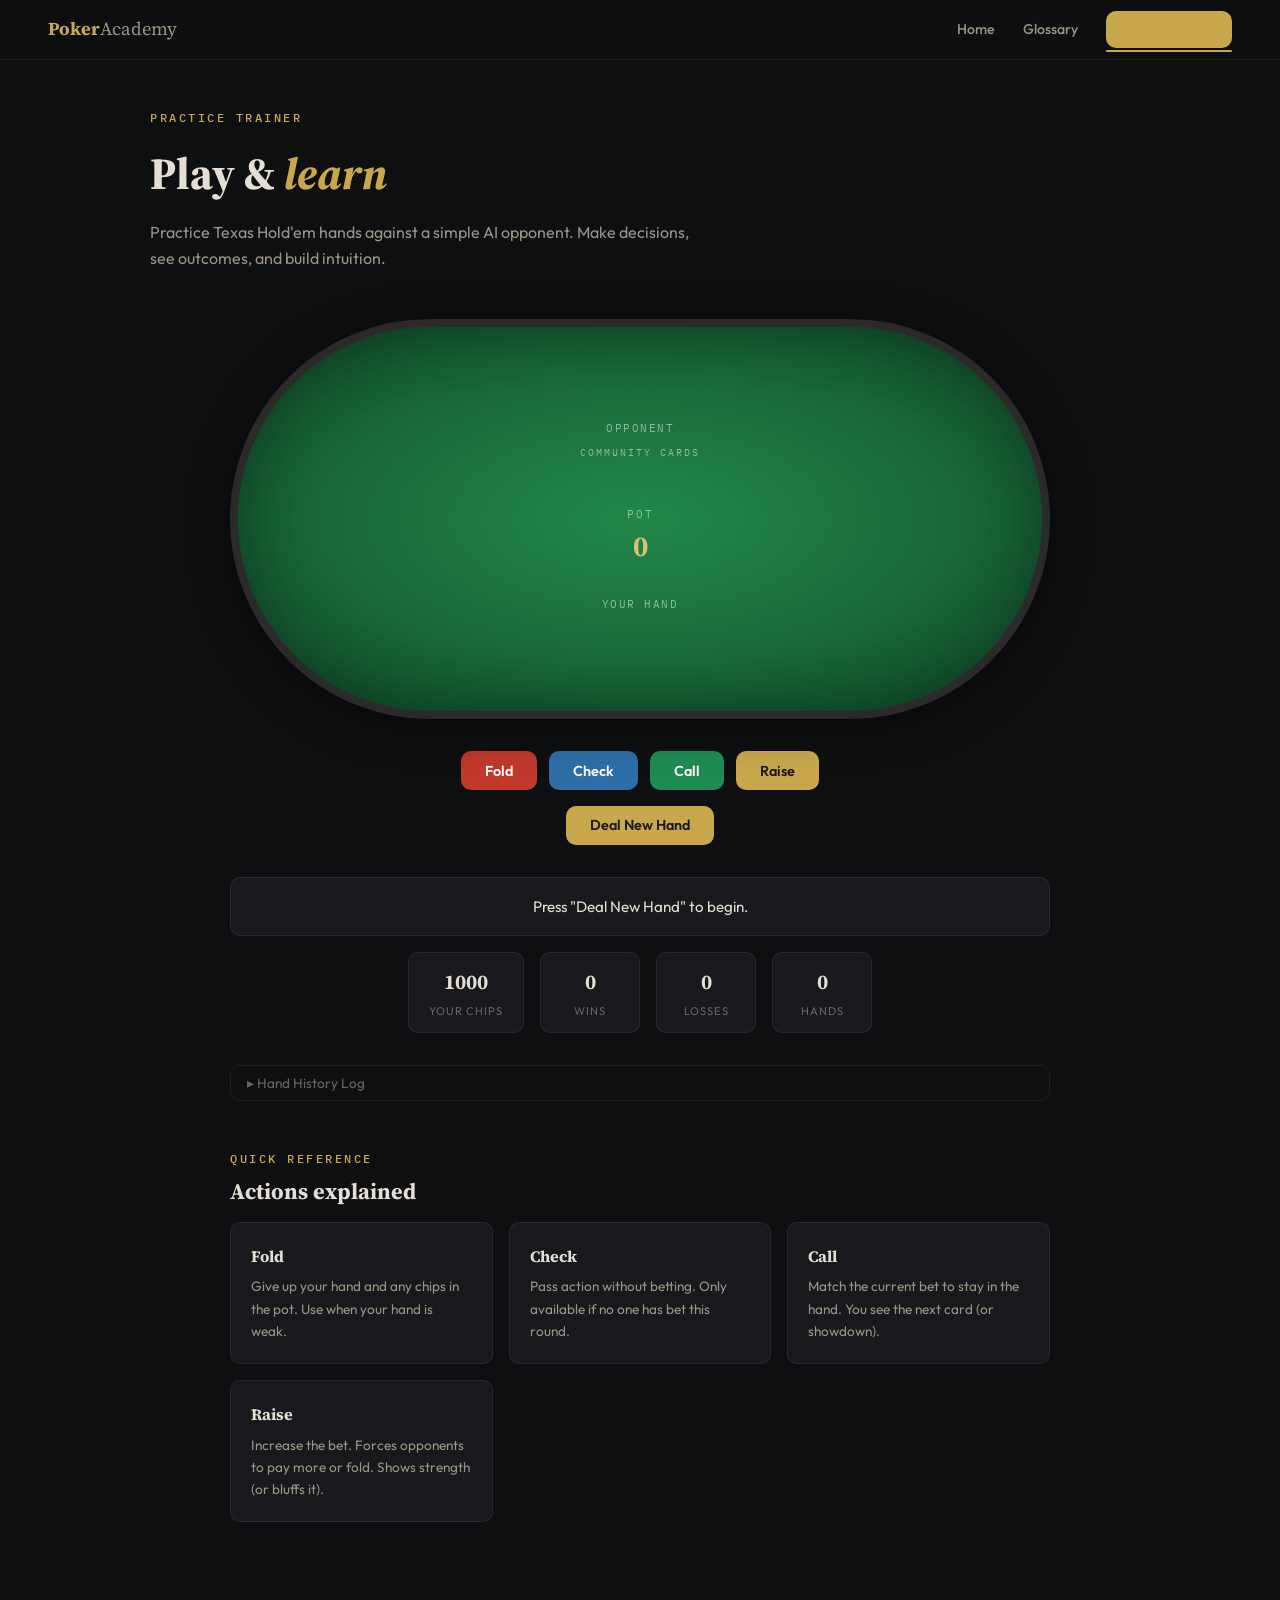
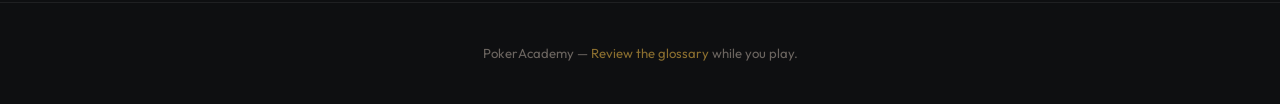
<file: play.html>
<!DOCTYPE html>
<html lang="en">
<head>
  <meta charset="UTF-8">
  <meta name="viewport" content="width=device-width, initial-scale=1.0">
  <title>Poker Trainer — Practice Hands</title>
  <link rel="stylesheet" href="style.css">
  <style>
    .play-hero { padding: 3rem 0 1rem; }
    .play-hero h1 { font-family: 'Source Serif 4', serif; font-size: clamp(1.8rem,4vw,2.8rem); font-weight: 800; margin-bottom: 0.5rem; }
    .play-hero h1 em { color: var(--gold); font-style: italic; }
    .play-hero p { color: var(--text-secondary); max-width: 560px; }

    /* ── GAME TABLE ── */
    .table-wrap { margin: 2rem auto; max-width: 820px; }
    .felt-table {
      background: radial-gradient(ellipse at 50% 50%, var(--felt-light), var(--felt), var(--felt-dark));
      border: 8px solid #2a2a2a;
      border-radius: 200px;
      padding: 2rem 2.5rem;
      min-height: 400px;
      display: flex; flex-direction: column; align-items: center; justify-content: center;
      position: relative;
      box-shadow: inset 0 0 60px rgba(0,0,0,0.3), var(--shadow-lg);
    }

    /* ── COMMUNITY CARDS ── */
    .community-area { margin-bottom: 2rem; text-align: center; }
    .community-label {
      font-family: 'IBM Plex Mono', monospace;
      font-size: 0.65rem; text-transform: uppercase; letter-spacing: 2px;
      color: rgba(255,255,255,0.5); margin-bottom: 0.75rem;
    }
    .community-cards { display: flex; gap: 8px; justify-content: center; flex-wrap: wrap; }
    .card-face {
      width: 64px; height: 90px; border-radius: 8px;
      display: flex; flex-direction: column; align-items: center; justify-content: center;
      font-family: 'IBM Plex Mono', monospace; font-weight: 700; font-size: 1.3rem;
      box-shadow: 0 4px 12px rgba(0,0,0,0.4);
      transition: transform 0.3s ease;
    }
    .card-face.revealed { background: var(--card-white); color: #1a1a1a; }
    .card-face.revealed.red { color: var(--red); }
    .card-face.hidden-card {
      background: linear-gradient(135deg, #2c5aa0, #1a3a6a);
      border: 2px solid rgba(255,255,255,0.15);
    }
    .card-face .suit { font-size: 1.5rem; line-height: 1; }
    .card-face:hover { transform: translateY(-4px); }

    /* ── POT & INFO ── */
    .pot-display { text-align: center; margin-bottom: 1.5rem; }
    .pot-label {
      font-size: 0.7rem; text-transform: uppercase; letter-spacing: 2px;
      color: rgba(255,255,255,0.5); font-family: 'IBM Plex Mono', monospace;
    }
    .pot-amount {
      font-family: 'Source Serif 4', serif;
      font-size: 1.8rem; font-weight: 700; color: var(--gold-light);
    }

    /* ── PLAYER AREA ── */
    .player-area { display: flex; align-items: center; gap: 1.5rem; flex-wrap: wrap; justify-content: center; }
    .player-label {
      font-size: 0.7rem; text-transform: uppercase; letter-spacing: 1.5px;
      color: rgba(255,255,255,0.5); font-family: 'IBM Plex Mono', monospace; margin-bottom: 0.4rem;
    }
    .player-hand, .opp-hand { text-align: center; }
    .hand-cards { display: flex; gap: 6px; justify-content: center; }

    /* ── GAME ACTIONS ── */
    .actions-bar {
      display: flex; gap: 0.75rem; margin: 1.5rem auto 0; justify-content: center;
      flex-wrap: wrap; max-width: 600px;
    }
    .action-btn {
      padding: 0.65rem 1.5rem; border-radius: var(--radius);
      font-family: 'Outfit', sans-serif; font-weight: 600; font-size: 0.9rem;
      cursor: pointer; border: none; transition: all var(--duration) var(--ease);
    }
    .action-btn:disabled { opacity: 0.3; cursor: not-allowed; }
    .btn-fold { background: var(--chip-red); color: #fff; }
    .btn-fold:hover:not(:disabled) { background: var(--red-light); }
    .btn-check { background: var(--chip-blue); color: #fff; }
    .btn-check:hover:not(:disabled) { background: #2e86c1; }
    .btn-call { background: var(--chip-green); color: #fff; }
    .btn-call:hover:not(:disabled) { background: #2ecc71; }
    .btn-raise { background: var(--gold); color: var(--text-dark); }
    .btn-raise:hover:not(:disabled) { background: var(--gold-light); }

    .raise-slider { display: flex; align-items: center; gap: 0.75rem; margin-top: 0.75rem; justify-content: center; }
    .raise-slider input[type="range"] { width: 160px; accent-color: var(--gold); }
    .raise-val { font-family: 'IBM Plex Mono', monospace; font-size: 0.85rem; color: var(--gold); min-width: 50px; }

    /* ── STATUS / LOG ── */
    .game-status { margin: 2rem auto; max-width: 820px; }
    .status-msg {
      text-align: center; padding: 1rem;
      background: var(--surface); border: 1px solid var(--border); border-radius: var(--radius);
      font-size: 0.95rem; min-height: 52px;
      display: flex; align-items: center; justify-content: center; gap: 0.5rem;
    }
    .status-msg.win { border-color: var(--chip-green); color: #2ecc71; }
    .status-msg.lose { border-color: var(--chip-red); color: var(--red-light); }
    .status-msg.tie { border-color: var(--gold); color: var(--gold); }

    .stats-row { display: flex; gap: 1rem; margin-top: 1rem; justify-content: center; flex-wrap: wrap; }
    .stat-box {
      background: var(--surface); border: 1px solid var(--border); border-radius: var(--radius);
      padding: 0.75rem 1.25rem; text-align: center; min-width: 100px;
    }
    .stat-val { font-family: 'Source Serif 4', serif; font-size: 1.3rem; font-weight: 700; }
    .stat-label { font-size: 0.7rem; text-transform: uppercase; letter-spacing: 1px; color: var(--text-muted); margin-top: 0.15rem; }

    .hand-name-badge {
      font-family: 'IBM Plex Mono', monospace; font-size: 0.7rem;
      padding: 0.2rem 0.6rem; border-radius: 4px;
      background: rgba(212,168,67,0.15); color: var(--gold);
      margin-top: 0.5rem; display: inline-block;
    }

    /* ── LOG ── */
    .game-log { margin-top: 1.5rem; max-width: 820px; margin-left: auto; margin-right: auto; }
    .log-toggle {
      background: none; border: 1px solid var(--border); border-radius: var(--radius);
      color: var(--text-muted); padding: 0.5rem 1rem; cursor: pointer;
      font-family: 'Outfit', sans-serif; font-size: 0.85rem;
      width: 100%; text-align: left; transition: border-color var(--duration) var(--ease);
    }
    .log-toggle:hover { border-color: var(--gold-dim); }
    .log-entries {
      display: none; margin-top: 0.5rem;
      background: var(--surface); border: 1px solid var(--border); border-radius: var(--radius);
      padding: 1rem; max-height: 200px; overflow-y: auto;
      font-family: 'IBM Plex Mono', monospace; font-size: 0.78rem; color: var(--text-muted); line-height: 1.8;
    }
    .log-entries.open { display: block; }

    /* ── QUICK HELP ── */
    .quick-help { margin: 3rem auto; max-width: 820px; }
    .help-cards { display: grid; grid-template-columns: repeat(auto-fit, minmax(240px, 1fr)); gap: 1rem; margin-top: 1rem; }
    .help-card {
      background: var(--surface); border: 1px solid var(--border); border-radius: var(--radius); padding: 1.25rem;
    }
    .help-card h4 { font-family: 'Source Serif 4', serif; font-size: 1rem; margin-bottom: 0.4rem; }
    .help-card p { color: var(--text-secondary); font-size: 0.85rem; }

    @media (max-width: 600px) {
      .felt-table { border-radius: 40px; padding: 1.5rem 1rem; min-height: 320px; }
      .card-face { width: 50px; height: 72px; font-size: 1rem; }
      .card-face .suit { font-size: 1.2rem; }
      .pot-amount { font-size: 1.4rem; }
    }
  </style>
</head>
<body>

<nav class="nav">
  <a href="index.html" class="nav-logo">Poker<span>Academy</span></a>
  <button class="hamburger" aria-label="Menu"><span></span><span></span><span></span></button>
  <div class="nav-links">
    <a href="index.html">Home</a>
    <a href="glossary.html">Glossary</a>
    <a href="play.html" class="btn btn-primary btn-sm">Play &amp; Practice</a>
  </div>
</nav>

<div class="page-top"></div>

<div class="container">
  <section class="play-hero">
    <div class="section-label">Practice Trainer</div>
    <h1>Play &amp; <em>learn</em></h1>
    <p>Practice Texas Hold'em hands against a simple AI opponent. Make decisions, see outcomes, and build intuition.</p>
  </section>
</div>

<!-- GAME TABLE -->
<div class="table-wrap">
  <div class="felt-table">
    <!-- Opponent -->
    <div class="opp-hand">
      <div class="player-label">Opponent</div>
      <div class="hand-cards" id="oppCards"></div>
      <div id="oppHandName"></div>
    </div>

    <!-- Community -->
    <div class="community-area">
      <div class="community-label">Community Cards</div>
      <div class="community-cards" id="communityCards"></div>
    </div>

    <!-- Pot -->
    <div class="pot-display">
      <div class="pot-label">Pot</div>
      <div class="pot-amount" id="potDisplay">0</div>
    </div>

    <!-- Your hand -->
    <div class="player-area">
      <div class="player-hand">
        <div class="player-label">Your Hand</div>
        <div class="hand-cards" id="playerCards"></div>
        <div id="playerHandName"></div>
      </div>
    </div>
  </div>
</div>

<!-- Actions -->
<div class="actions-bar" id="actionsBar">
  <button class="action-btn btn-fold" id="btnFold" onclick="playerAction('fold')">Fold</button>
  <button class="action-btn btn-check" id="btnCheck" onclick="playerAction('check')">Check</button>
  <button class="action-btn btn-call" id="btnCall" onclick="playerAction('call')">Call <span id="callAmount"></span></button>
  <button class="action-btn btn-raise" id="btnRaise" onclick="playerAction('raise')">Raise</button>
</div>
<div class="raise-slider" id="raiseSlider" style="display:none;">
  <span style="font-size:0.8rem;color:var(--text-muted);">Raise to:</span>
  <input type="range" id="raiseRange" min="0" max="1000" step="10">
  <span class="raise-val" id="raiseVal">0</span>
</div>
<div style="text-align:center;margin-top:1rem;">
  <button class="btn btn-primary" id="btnDeal" onclick="startNewHand()">Deal New Hand</button>
</div>

<!-- Status -->
<div class="game-status">
  <div class="status-msg" id="statusMsg">Press "Deal New Hand" to begin.</div>
  <div class="stats-row">
    <div class="stat-box"><div class="stat-val" id="statChips">1000</div><div class="stat-label">Your Chips</div></div>
    <div class="stat-box"><div class="stat-val" id="statWins">0</div><div class="stat-label">Wins</div></div>
    <div class="stat-box"><div class="stat-val" id="statLosses">0</div><div class="stat-label">Losses</div></div>
    <div class="stat-box"><div class="stat-val" id="statHands">0</div><div class="stat-label">Hands</div></div>
  </div>
</div>

<!-- Log -->
<div class="game-log">
  <button class="log-toggle" onclick="this.nextElementSibling.classList.toggle('open')">▸ Hand History Log</button>
  <div class="log-entries" id="logEntries"></div>
</div>

<!-- Quick Help -->
<div class="quick-help">
  <div class="section-label">Quick reference</div>
  <h3 class="section-title" style="font-size:1.4rem;">Actions explained</h3>
  <div class="help-cards">
    <div class="help-card"><h4>Fold</h4><p>Give up your hand and any chips in the pot. Use when your hand is weak.</p></div>
    <div class="help-card"><h4>Check</h4><p>Pass action without betting. Only available if no one has bet this round.</p></div>
    <div class="help-card"><h4>Call</h4><p>Match the current bet to stay in the hand. You see the next card (or showdown).</p></div>
    <div class="help-card"><h4>Raise</h4><p>Increase the bet. Forces opponents to pay more or fold. Shows strength (or bluffs it).</p></div>
  </div>
</div>

<footer class="footer">
  <div class="container">
    <p>PokerAcademy — <a href="glossary.html">Review the glossary</a> while you play.</p>
  </div>
</footer>

<script src="nav.js"></script>
<script>
// ─── CARD DECK ───
const SUITS = ['♠','♥','♦','♣'];
const RANKS = ['2','3','4','5','6','7','8','9','10','J','Q','K','A'];
const RANK_VAL = {'2':2,'3':3,'4':4,'5':5,'6':6,'7':7,'8':8,'9':9,'10':10,'J':11,'Q':12,'K':13,'A':14};

function newDeck() {
  const d = [];
  for (const s of SUITS) for (const r of RANKS) d.push({rank: r, suit: s});
  for (let i = d.length - 1; i > 0; i--) { const j = Math.floor(Math.random() * (i+1)); [d[i],d[j]] = [d[j],d[i]]; }
  return d;
}

function isRed(c) { return c.suit === '♥' || c.suit === '♦'; }

function renderCard(c, hidden) {
  if (hidden) return '<div class="card-face hidden-card"></div>';
  const color = isRed(c) ? 'red' : '';
  return '<div class="card-face revealed ' + color + '"><span>' + c.rank + '</span><span class="suit">' + c.suit + '</span></div>';
}

// ─── HAND EVALUATION ───
function evaluate(cards) {
  if (cards.length < 5) return { rank: 0, name: '—', best: cards, tiebreak: [] };
  const combos = getCombinations(cards, 5);
  let best = null;
  for (const combo of combos) {
    const score = scoreHand(combo);
    if (!best || compareScores(score, best) > 0) best = score;
  }
  return best;
}

function getCombinations(arr, k) {
  if (k === 0) return [[]];
  if (arr.length === 0) return [];
  const [first, ...rest] = arr;
  const withFirst = getCombinations(rest, k-1).map(c => [first, ...c]);
  const withoutFirst = getCombinations(rest, k);
  return [...withFirst, ...withoutFirst];
}

function scoreHand(five) {
  const sorted = [...five].sort((a,b) => RANK_VAL[b.rank] - RANK_VAL[a.rank]);
  const vals = sorted.map(c => RANK_VAL[c.rank]);
  const suits = sorted.map(c => c.suit);
  const isFlush = suits.every(s => s === suits[0]);
  let isStraight = false;
  let straightHigh = 0;

  const unique = [...new Set(vals)].sort((a,b) => b - a);
  if (unique.length >= 5) {
    for (let i = 0; i <= unique.length - 5; i++) {
      if (unique[i] - unique[i+4] === 4) { isStraight = true; straightHigh = unique[i]; break; }
    }
    // Wheel (A-2-3-4-5)
    if (!isStraight && unique.includes(14) && unique.includes(2) && unique.includes(3) && unique.includes(4) && unique.includes(5)) {
      isStraight = true; straightHigh = 5;
    }
  }

  const counts = {};
  vals.forEach(v => counts[v] = (counts[v]||0) + 1);
  const groups = Object.entries(counts).map(([v,c]) => ({val: +v, count: c})).sort((a,b) => b.count - a.count || b.val - a.val);

  const quads = groups.find(g => g.count === 4);
  const trips = groups.find(g => g.count === 3);
  const pairs = groups.filter(g => g.count === 2);

  if (isFlush && isStraight && straightHigh === 14) return { rank: 9, name: 'Royal Flush', tiebreak: [14], best: five };
  if (isFlush && isStraight) return { rank: 8, name: 'Straight Flush', tiebreak: [straightHigh], best: five };
  if (quads) return { rank: 7, name: 'Four of a Kind', tiebreak: [quads.val, ...vals.filter(v => v !== quads.val)], best: five };
  if (trips && pairs.length >= 1) return { rank: 6, name: 'Full House', tiebreak: [trips.val, pairs[0].val], best: five };
  if (isFlush) return { rank: 5, name: 'Flush', tiebreak: vals, best: five };
  if (isStraight) return { rank: 4, name: 'Straight', tiebreak: [straightHigh], best: five };
  if (trips) return { rank: 3, name: 'Three of a Kind', tiebreak: [trips.val, ...vals.filter(v => v !== trips.val)], best: five };
  if (pairs.length >= 2) return { rank: 2, name: 'Two Pair', tiebreak: [Math.max(pairs[0].val,pairs[1].val), Math.min(pairs[0].val,pairs[1].val), ...vals.filter(v => v !== pairs[0].val && v !== pairs[1].val)], best: five };
  if (pairs.length === 1) return { rank: 1, name: 'One Pair', tiebreak: [pairs[0].val, ...vals.filter(v => v !== pairs[0].val)], best: five };
  return { rank: 0, name: 'High Card', tiebreak: vals, best: five };
}

function compareScores(a, b) {
  if (a.rank !== b.rank) return a.rank - b.rank;
  for (let i = 0; i < Math.min(a.tiebreak.length, b.tiebreak.length); i++) {
    if (a.tiebreak[i] !== b.tiebreak[i]) return a.tiebreak[i] - b.tiebreak[i];
  }
  return 0;
}

// ─── GAME STATE ───
let deck, playerHand, oppHand, community, pot, playerChips, oppChips;
let street, currentBet, playerBet, oppBet, wins, losses, handsPlayed;
let handOver = false;
let preflopBBActed = false; // FIX #1: track if BB has acted preflop

wins = 0; losses = 0; handsPlayed = 0;
playerChips = 1000; oppChips = 1000;

const BB = 20, SB = 10;

function log(msg) {
  const el = document.getElementById('logEntries');
  el.innerHTML += msg + '\n';
  el.scrollTop = el.scrollHeight;
}

function setStatus(msg, cls) {
  const el = document.getElementById('statusMsg');
  el.textContent = msg;
  el.className = 'status-msg ' + (cls||'');
}

function updateStats() {
  document.getElementById('statChips').textContent = playerChips;
  document.getElementById('statWins').textContent = wins;
  document.getElementById('statLosses').textContent = losses;
  document.getElementById('statHands').textContent = handsPlayed;
}

function updatePot() {
  document.getElementById('potDisplay').textContent = pot;
}

function renderCommunity(revealCount) {
  const el = document.getElementById('communityCards');
  let html = '';
  for (let i = 0; i < 5; i++) {
    if (i < revealCount) html += renderCard(community[i], false);
    else html += '<div class="card-face hidden-card"></div>';
  }
  el.innerHTML = html;
}

function renderHands(showOpp) {
  document.getElementById('playerCards').innerHTML = playerHand.map(c => renderCard(c, false)).join('');
  document.getElementById('oppCards').innerHTML = oppHand.map(c => renderCard(c, !showOpp)).join('');
}

function showHandNames() {
  const pEval = evaluate([...playerHand, ...community]);
  const oEval = evaluate([...oppHand, ...community]);
  document.getElementById('playerHandName').innerHTML = '<span class="hand-name-badge">' + pEval.name + '</span>';
  document.getElementById('oppHandName').innerHTML = '<span class="hand-name-badge">' + oEval.name + '</span>';
}

function hideHandNames() {
  document.getElementById('playerHandName').innerHTML = '';
  document.getElementById('oppHandName').innerHTML = '';
}

function updateActions() {
  const bar = document.getElementById('actionsBar');
  if (handOver) {
    bar.querySelectorAll('.action-btn').forEach(b => b.disabled = true);
    document.getElementById('raiseSlider').style.display = 'none';
    return;
  }
  const foldBtn = document.getElementById('btnFold');
  const checkBtn = document.getElementById('btnCheck');
  const callBtn = document.getElementById('btnCall');
  const raiseBtn = document.getElementById('btnRaise');

  foldBtn.disabled = false;

  const toCall = currentBet - playerBet;
  if (toCall === 0) {
    checkBtn.disabled = false;
    checkBtn.style.display = '';
    callBtn.style.display = 'none';
  } else {
    checkBtn.style.display = 'none';
    callBtn.style.display = '';
    callBtn.disabled = false;
    document.getElementById('callAmount').textContent = toCall;
  }

  const minRaise = Math.min(currentBet + BB, playerChips);
  const maxRaise = playerChips;
  if (maxRaise > currentBet) {
    raiseBtn.disabled = false;
    const slider = document.getElementById('raiseSlider');
    slider.style.display = 'flex';
    const range = document.getElementById('raiseRange');
    range.min = minRaise;
    range.max = maxRaise;
    range.value = Math.min(minRaise * 2, maxRaise);
    document.getElementById('raiseVal').textContent = range.value;
    range.oninput = () => { document.getElementById('raiseVal').textContent = range.value; };
  } else {
    raiseBtn.disabled = true;
    document.getElementById('raiseSlider').style.display = 'none';
  }
}

// ─── AI OPPONENT ───

// FIX #3: Pre-flop hand strength heuristic (only 2 hole cards)
function preflopStrength(hand) {
  const v1 = RANK_VAL[hand[0].rank];
  const v2 = RANK_VAL[hand[1].rank];
  const hi = Math.max(v1, v2);
  const lo = Math.min(v1, v2);
  const paired = v1 === v2;
  const suited = hand[0].suit === hand[1].suit;
  const gap = hi - lo;

  // Score 0-9 to match hand evaluation rank scale
  if (paired) {
    if (hi >= 11) return { rank: 5, name: 'Premium Pair' };   // JJ+
    if (hi >= 8)  return { rank: 3, name: 'Medium Pair' };    // 88-TT
    return { rank: 2, name: 'Small Pair' };                    // 22-77
  }
  if (hi === 14 && lo >= 12) return { rank: 4, name: 'Big Ace' };  // AK, AQ
  if (hi === 14 && lo >= 10) return { rank: 3, name: 'Ace-High' }; // AJ, AT
  if (hi >= 12 && lo >= 11 && suited) return { rank: 3, name: 'Suited Broadway' }; // KQs, KJs
  if (hi >= 12 && lo >= 10) return { rank: 2, name: 'Broadway' };  // KQ, KJ, QJ, etc.
  if (suited && gap <= 2 && hi >= 6) return { rank: 2, name: 'Suited Connector' };
  if (gap <= 1 && hi >= 7) return { rank: 1, name: 'Connector' };
  if (suited && hi >= 10) return { rank: 1, name: 'Suited High' };
  return { rank: 0, name: 'Weak Hand' };
}

function aiDecision() {
  const toCall = currentBet - oppBet;
  const revealCount = getRevealCount();

  // FIX #3: Use preflop heuristic when no community cards
  let handStrength;
  if (revealCount === 0) {
    handStrength = preflopStrength(oppHand);
  } else {
    handStrength = evaluate([...oppHand, ...community.slice(0, revealCount)]);
  }

  const r = Math.random();

  if (handStrength.rank >= 5) {
    // Strong: raise often
    if (r < 0.6) return { action: 'raise', amount: Math.min(currentBet + BB * 3, oppChips) };
    return { action: 'call' };
  } else if (handStrength.rank >= 3) {
    // Good: call or raise sometimes
    if (r < 0.25 && toCall < pot * 0.5) return { action: 'raise', amount: Math.min(currentBet + BB * 2, oppChips) };
    if (toCall <= pot * 0.6) return { action: 'call' };
    if (r < 0.35) return { action: 'call' };
    return { action: 'fold' };
  } else if (handStrength.rank >= 2) {
    // Medium: call small bets
    if (toCall === 0) { return r < 0.25 ? { action: 'raise', amount: Math.min(currentBet + BB * 2, oppChips) } : { action: 'check' }; }
    if (toCall <= BB * 3) return { action: 'call' };
    if (r < 0.2) return { action: 'call' };
    return { action: 'fold' };
  } else if (handStrength.rank >= 1) {
    // Weak: call min bets, occasional bluff
    if (toCall === 0) { return r < 0.2 ? { action: 'raise', amount: Math.min(currentBet + BB * 2, oppChips) } : { action: 'check' }; }
    if (toCall <= BB * 2) return { action: 'call' };
    if (r < 0.12) return { action: 'call' };
    return { action: 'fold' };
  } else {
    // Nothing: bluff occasionally
    if (toCall === 0) { return r < 0.15 ? { action: 'raise', amount: Math.min(BB * 2, oppChips) } : { action: 'check' }; }
    if (r < 0.1) return { action: 'raise', amount: Math.min(currentBet + BB * 3, oppChips) }; // bluff
    if (toCall <= BB && r < 0.35) return { action: 'call' };
    return { action: 'fold' };
  }
}

function getRevealCount() {
  if (street === 'preflop') return 0;
  if (street === 'flop') return 3;
  if (street === 'turn') return 4;
  return 5;
}

// ─── GAME ACTIONS ───
function startNewHand() {
  if (playerChips <= 0) { playerChips = 1000; oppChips = 1000; setStatus('Chips reset! New session.', ''); }
  if (oppChips <= 0) { oppChips = 1000; }

  deck = newDeck();
  playerHand = [deck.pop(), deck.pop()];
  oppHand = [deck.pop(), deck.pop()];
  community = [deck.pop(), deck.pop(), deck.pop(), deck.pop(), deck.pop()];

  pot = 0; currentBet = BB; playerBet = 0; oppBet = 0;
  street = 'preflop'; handOver = false;
  preflopBBActed = false; // FIX #1: reset BB acted flag
  handsPlayed++;

  // Post blinds (player = SB, opponent = BB for simplicity)
  const sbAmt = Math.min(SB, playerChips);
  const bbAmt = Math.min(BB, oppChips);
  playerChips -= sbAmt; playerBet = sbAmt;
  oppChips -= bbAmt; oppBet = bbAmt;
  pot = sbAmt + bbAmt;
  currentBet = BB;

  log('\n─── Hand #' + handsPlayed + ' ───');
  log('Blinds: You post SB ' + sbAmt + ', Opponent posts BB ' + bbAmt);
  log('Your cards: ' + playerHand.map(c=>c.rank+c.suit).join(' '));

  renderHands(false);
  renderCommunity(0);
  hideHandNames();
  updatePot();
  updateActions();
  setStatus('Pre-flop. Your hand: ' + playerHand.map(c=>c.rank+c.suit).join(', ') + '. Action is on you.', '');
  updateStats();
  document.getElementById('btnDeal').textContent = 'Deal New Hand';
}

function playerAction(action) {
  if (handOver) return;

  if (action === 'fold') {
    log('You fold.');
    oppChips += pot;
    losses++;
    handOver = true;
    setStatus('You folded. Opponent wins ' + pot + ' chips.', 'lose');
    renderHands(true);
    updateActions();
    updateStats();
    return;
  }

  if (action === 'check') {
    log('You check.');
    // Opponent acts
    opponentActs();
    return;
  }

  if (action === 'call') {
    const toCall = Math.min(currentBet - playerBet, playerChips);
    playerChips -= toCall;
    playerBet += toCall;
    pot += toCall;
    log('You call ' + toCall + '.');
    updatePot();
    updateStats();

    // FIX #1: If preflop and BB hasn't acted yet, opponent (BB) gets option
    if (street === 'preflop' && !preflopBBActed) {
      preflopBBActed = true;
      opponentActs();
      return;
    }

    // Otherwise move to next street
    advanceStreet();
    return;
  }

  if (action === 'raise') {
    const raiseAmt = parseInt(document.getElementById('raiseRange').value);
    const diff = raiseAmt - playerBet;
    playerChips -= diff;
    playerBet = raiseAmt;
    pot += diff;
    currentBet = raiseAmt;
    log('You raise to ' + raiseAmt + '.');
    updatePot();
    updateStats();
    // On preflop, mark that BB will act in response
    if (street === 'preflop') preflopBBActed = true;
    // Opponent responds
    opponentActs();
    return;
  }
}

function opponentActs() {
  const decision = aiDecision();

  if (decision.action === 'fold') {
    log('Opponent folds.');
    playerChips += pot;
    wins++;
    handOver = true;
    setStatus('Opponent folded! You win ' + pot + ' chips.', 'win');
    updateActions();
    updateStats();
    return;
  }

  if (decision.action === 'check') {
    log('Opponent checks.');
    advanceStreet();
    return;
  }

  if (decision.action === 'call') {
    const toCall = Math.min(currentBet - oppBet, oppChips);
    oppChips -= toCall;
    oppBet += toCall;
    pot += toCall;
    log('Opponent calls ' + toCall + '.');
    updatePot();
    advanceStreet();
    return;
  }

  if (decision.action === 'raise') {
    const raiseAmt = Math.min(decision.amount, oppChips + oppBet);
    const diff = raiseAmt - oppBet;
    oppChips -= diff;
    oppBet = raiseAmt;
    pot += diff;
    currentBet = raiseAmt;
    log('Opponent raises to ' + raiseAmt + '.');
    updatePot();
    // Player must respond
    setStatus('Opponent raised to ' + raiseAmt + '. Your turn.', '');
    updateActions();
    return;
  }
}

function advanceStreet() {
  playerBet = 0; oppBet = 0; currentBet = 0;

  if (street === 'preflop') {
    street = 'flop';
    renderCommunity(3);
    log('Flop: ' + community.slice(0,3).map(c=>c.rank+c.suit).join(' '));
    setStatus('Flop: ' + community.slice(0,3).map(c=>c.rank+c.suit).join(', ') + '. Your action.', '');
  } else if (street === 'flop') {
    street = 'turn';
    renderCommunity(4);
    log('Turn: ' + community[3].rank + community[3].suit);
    setStatus('Turn: ' + community[3].rank + community[3].suit + '. Your action.', '');
  } else if (street === 'turn') {
    street = 'river';
    renderCommunity(5);
    log('River: ' + community[4].rank + community[4].suit);
    setStatus('River: ' + community[4].rank + community[4].suit + '. Final betting round.', '');
  } else {
    showdown();
    return;
  }
  updateActions();
}

function showdown() {
  handOver = true;
  renderHands(true);
  renderCommunity(5);

  const pEval = evaluate([...playerHand, ...community]);
  const oEval = evaluate([...oppHand, ...community]);
  showHandNames();

  const cmp = compareScores(pEval, oEval);
  log('Showdown! You: ' + pEval.name + ' | Opponent: ' + oEval.name);

  if (cmp > 0) {
    playerChips += pot;
    wins++;
    setStatus('You win with ' + pEval.name + '! +' + pot + ' chips', 'win');
    log('You win ' + pot + ' chips.');
  } else if (cmp < 0) {
    oppChips += pot;
    losses++;
    // FIX #2: Show pot amount lost, not nonsensical calculation
    setStatus('Opponent wins with ' + oEval.name + '. -' + pot + ' chips', 'lose');
    log('Opponent wins ' + pot + ' chips.');
  } else {
    const half = Math.floor(pot / 2);
    playerChips += half;
    oppChips += pot - half;
    setStatus('Split pot! Both have ' + pEval.name + '.', 'tie');
    log('Pot split.');
  }

  updateActions();
  updateStats();
}

// Init
updateStats();
</script>
</body>
</html>
</file>
<file: style.css>
@import url('https://fonts.googleapis.com/css2?family=Outfit:wght@300;400;500;600;700;800&family=Source+Serif+4:ital,wght@0,400;0,600;0,700;0,800;1,400&family=IBM+Plex+Mono:wght@400;500;600&display=swap');

:root {
  --felt: #1a6b3c;
  --felt-dark: #0e4426;
  --felt-light: #22874b;
  --gold: #c9a84c;
  --gold-light: #dfc06e;
  --gold-dim: #8a6e2f;
  --red: #d04233;
  --red-light: #e6564a;

  --bg: #0e0f11;
  --surface: #18191d;
  --surface-2: #1f2025;
  --surface-3: #26272c;
  --border: rgba(255,255,255,0.07);
  --border-hover: rgba(255,255,255,0.14);
  --card-white: #f4f0e6;

  --text: #e4ded4;
  --text-secondary: #9b9487;
  --text-muted: #6b6560;
  --text-dark: #1a1a18;

  --chip-red: #c0392b;
  --chip-blue: #2e6ea6;
  --chip-green: #1e8c52;

  --radius: 10px;
  --radius-lg: 16px;

  --shadow: 0 4px 20px rgba(0,0,0,0.35);
  --shadow-lg: 0 8px 40px rgba(0,0,0,0.5);

  --ease: cubic-bezier(0.4, 0, 0.2, 1);
  --duration: 0.25s;
  --duration-slow: 0.4s;
}

*, *::before, *::after { box-sizing: border-box; margin: 0; padding: 0; }
html { scroll-behavior: smooth; }

body {
  font-family: 'Outfit', -apple-system, sans-serif;
  background: var(--bg);
  color: var(--text);
  line-height: 1.65;
  -webkit-font-smoothing: antialiased;
}

/* ═══ NAV ═══ */
.nav {
  position: fixed; top: 0; left: 0; right: 0; z-index: 100;
  height: 60px;
  display: flex; align-items: center; justify-content: space-between;
  padding: 0 clamp(1.25rem, 4vw, 3rem);
  background: rgba(14,15,17,0.82);
  backdrop-filter: blur(20px) saturate(1.4);
  -webkit-backdrop-filter: blur(20px) saturate(1.4);
  border-bottom: 1px solid var(--border);
}
.nav-logo {
  font-family: 'Source Serif 4', serif;
  font-size: 1.15rem; font-weight: 700;
  color: var(--gold); text-decoration: none;
}
.nav-logo span { color: var(--text-secondary); font-weight: 400; }

.nav-links { display: flex; gap: 1.75rem; align-items: center; }
.nav-links a {
  color: var(--text-secondary); text-decoration: none;
  font-size: 0.88rem; font-weight: 500;
  transition: color var(--duration) var(--ease);
  position: relative;
}
.nav-links a:hover { color: var(--text); }
.nav-links a.active { color: var(--gold); }
.nav-links a.active::after {
  content: ''; position: absolute;
  bottom: -4px; left: 0; right: 0;
  height: 2px; background: var(--gold); border-radius: 1px;
}

.hamburger {
  display: none; background: none; border: none; cursor: pointer;
  width: 24px; height: 18px; position: relative; z-index: 110;
}
.hamburger span {
  display: block; width: 100%; height: 1.5px;
  background: var(--text); position: absolute; left: 0;
  transition: all var(--duration-slow) var(--ease); border-radius: 1px;
}
.hamburger span:nth-child(1) { top: 0; }
.hamburger span:nth-child(2) { top: 8px; }
.hamburger span:nth-child(3) { top: 16px; }
.hamburger.open span:nth-child(1) { top: 8px; transform: rotate(45deg); }
.hamburger.open span:nth-child(2) { opacity: 0; }
.hamburger.open span:nth-child(3) { top: 8px; transform: rotate(-45deg); }

/* ═══ LAYOUT ═══ */
.container { max-width: 1060px; margin: 0 auto; padding: 0 clamp(1.25rem, 4vw, 2.5rem); }
.page-top { height: 60px; }

/* ═══ BUTTONS ═══ */
.btn {
  display: inline-flex; align-items: center; gap: 0.4rem;
  padding: 0.65rem 1.5rem; border-radius: var(--radius);
  font-family: 'Outfit', sans-serif; font-weight: 600; font-size: 0.9rem;
  text-decoration: none; cursor: pointer; border: none;
  transition: all var(--duration) var(--ease);
}
.btn-primary { background: var(--gold); color: var(--text-dark); }
.btn-primary:hover {
  background: var(--gold-light);
  box-shadow: 0 4px 16px rgba(201,168,76,0.18);
  transform: translateY(-1px);
}
.btn-outline {
  background: transparent; color: var(--gold);
  border: 1.5px solid rgba(201,168,76,0.3);
}
.btn-outline:hover { border-color: var(--gold); background: rgba(201,168,76,0.06); }
.btn-sm { padding: 0.45rem 1rem; font-size: 0.82rem; }

/* ═══ CARD (UI) ═══ */
.card {
  background: var(--surface); border: 1px solid var(--border);
  border-radius: var(--radius-lg); padding: 1.75rem;
  transition: all var(--duration) var(--ease);
}
.card:hover { border-color: var(--border-hover); box-shadow: var(--shadow); }

/* ═══ SECTION TITLES ═══ */
.section-label {
  font-family: 'IBM Plex Mono', monospace;
  font-size: 0.72rem; text-transform: uppercase;
  letter-spacing: 2.5px; color: var(--gold);
  margin-bottom: 0.6rem; font-weight: 500;
}
.section-title {
  font-family: 'Source Serif 4', serif;
  font-size: clamp(1.6rem, 3vw, 2.2rem);
  font-weight: 700; color: var(--text);
  margin-bottom: 0.75rem; line-height: 1.25;
}
.section-desc {
  color: var(--text-secondary); font-size: 1rem;
  max-width: 560px; line-height: 1.7;
}

/* ═══ MINI PLAYING CARD ═══ */
.mini-card {
  display: inline-flex; align-items: center; justify-content: center;
  width: 36px; height: 50px;
  background: var(--card-white); border-radius: 4px;
  font-family: 'IBM Plex Mono', monospace;
  font-size: 0.72rem; font-weight: 600;
  color: var(--text-dark);
  box-shadow: 0 1px 4px rgba(0,0,0,0.25);
  flex-shrink: 0; line-height: 1;
}
.mini-card.red { color: var(--red); }
.mini-card.black { color: #1a1a18; }

/* ═══ FOOTER ═══ */
.footer {
  margin-top: 5rem;
  padding: 2.5rem clamp(1.25rem, 4vw, 2.5rem);
  border-top: 1px solid var(--border);
  text-align: center; color: var(--text-muted); font-size: 0.82rem;
}
.footer a { color: var(--gold-dim); text-decoration: none; }
.footer a:hover { color: var(--gold); }

/* ═══ RESPONSIVE ═══ */
@media (max-width: 768px) {
  .nav-links {
    position: fixed; inset: 0;
    background: rgba(14,15,17,0.97); backdrop-filter: blur(20px);
    flex-direction: column; justify-content: center; gap: 2.5rem;
    transform: translateX(100%);
    transition: transform var(--duration-slow) var(--ease);
  }
  .nav-links.open { transform: translateX(0); }
  .nav-links a { font-size: 1.2rem; }
  .hamburger { display: block; }
}

/* ═══ SCROLLBAR ═══ */
::-webkit-scrollbar { width: 6px; }
::-webkit-scrollbar-track { background: var(--bg); }
::-webkit-scrollbar-thumb { background: var(--surface-3); border-radius: 3px; }

/* ═══ SELECTION ═══ */
::selection { background: rgba(201,168,76,0.2); color: var(--text); }
</file>
